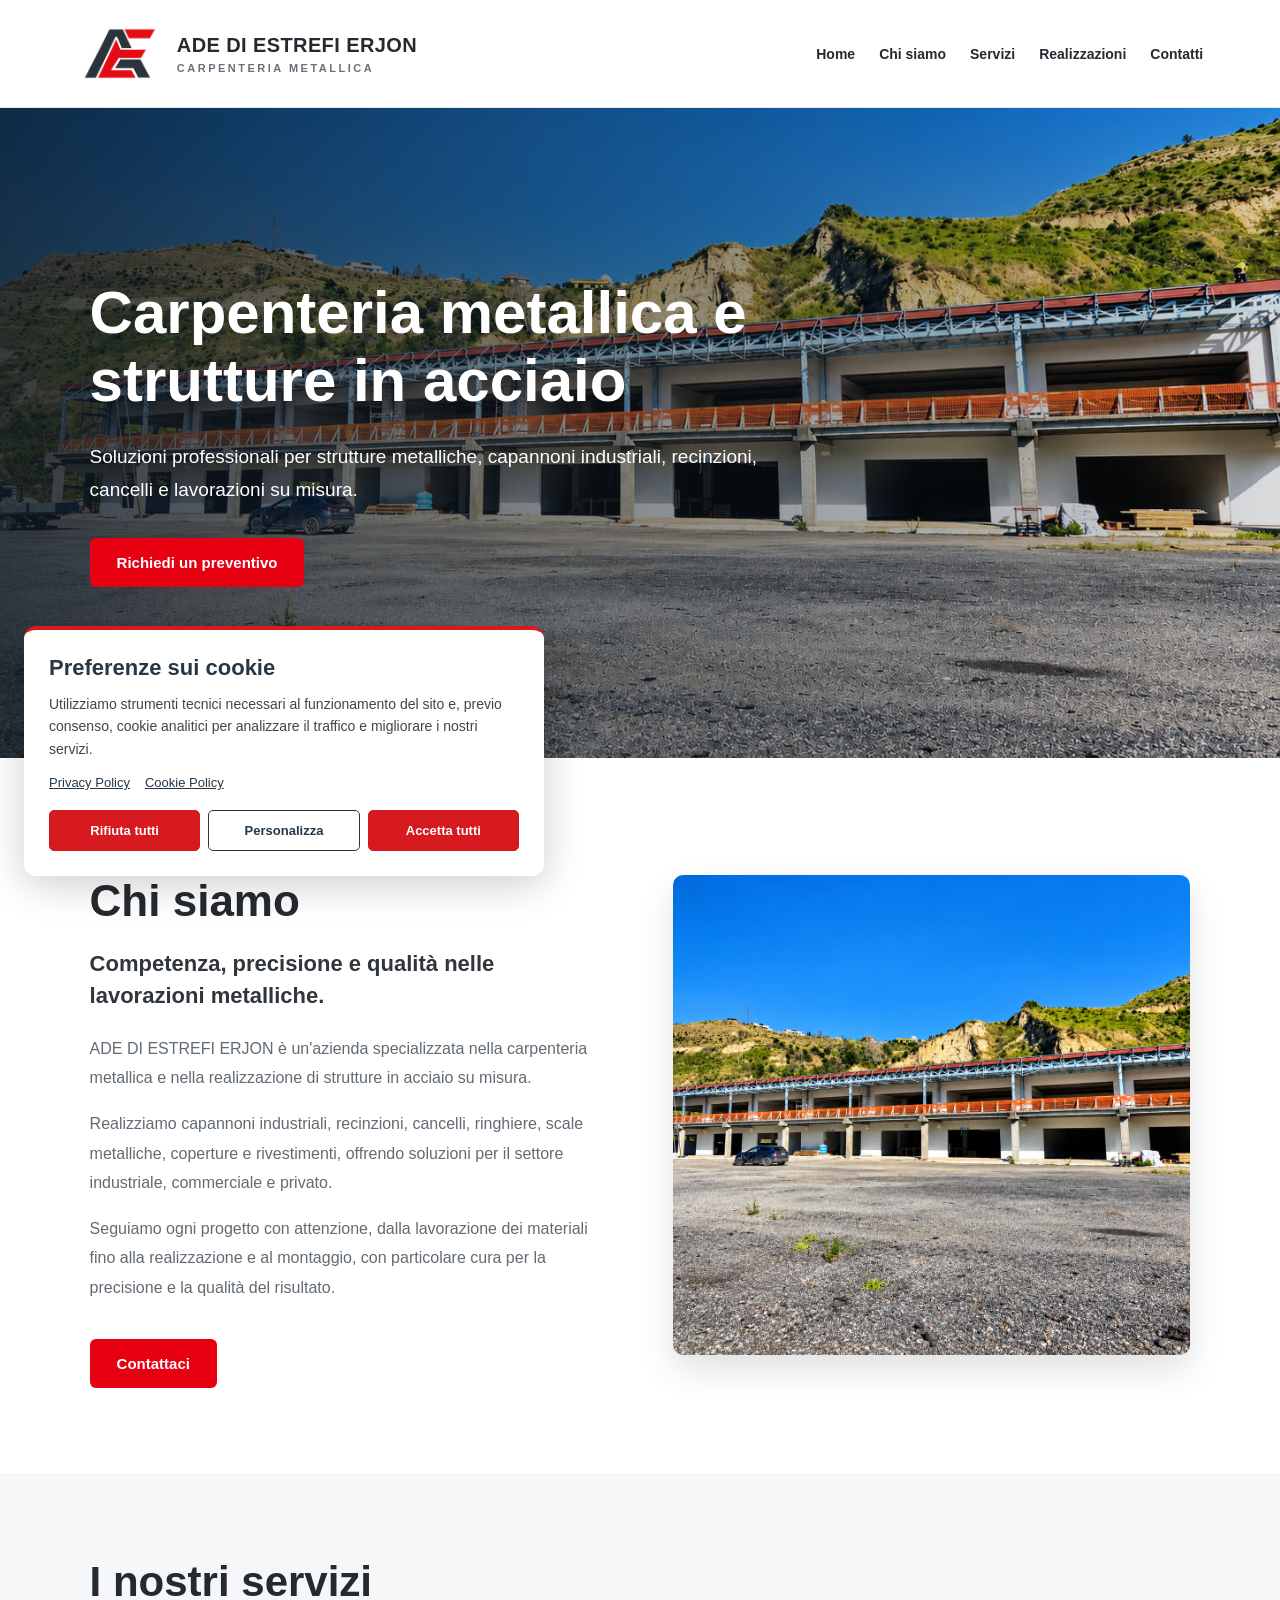
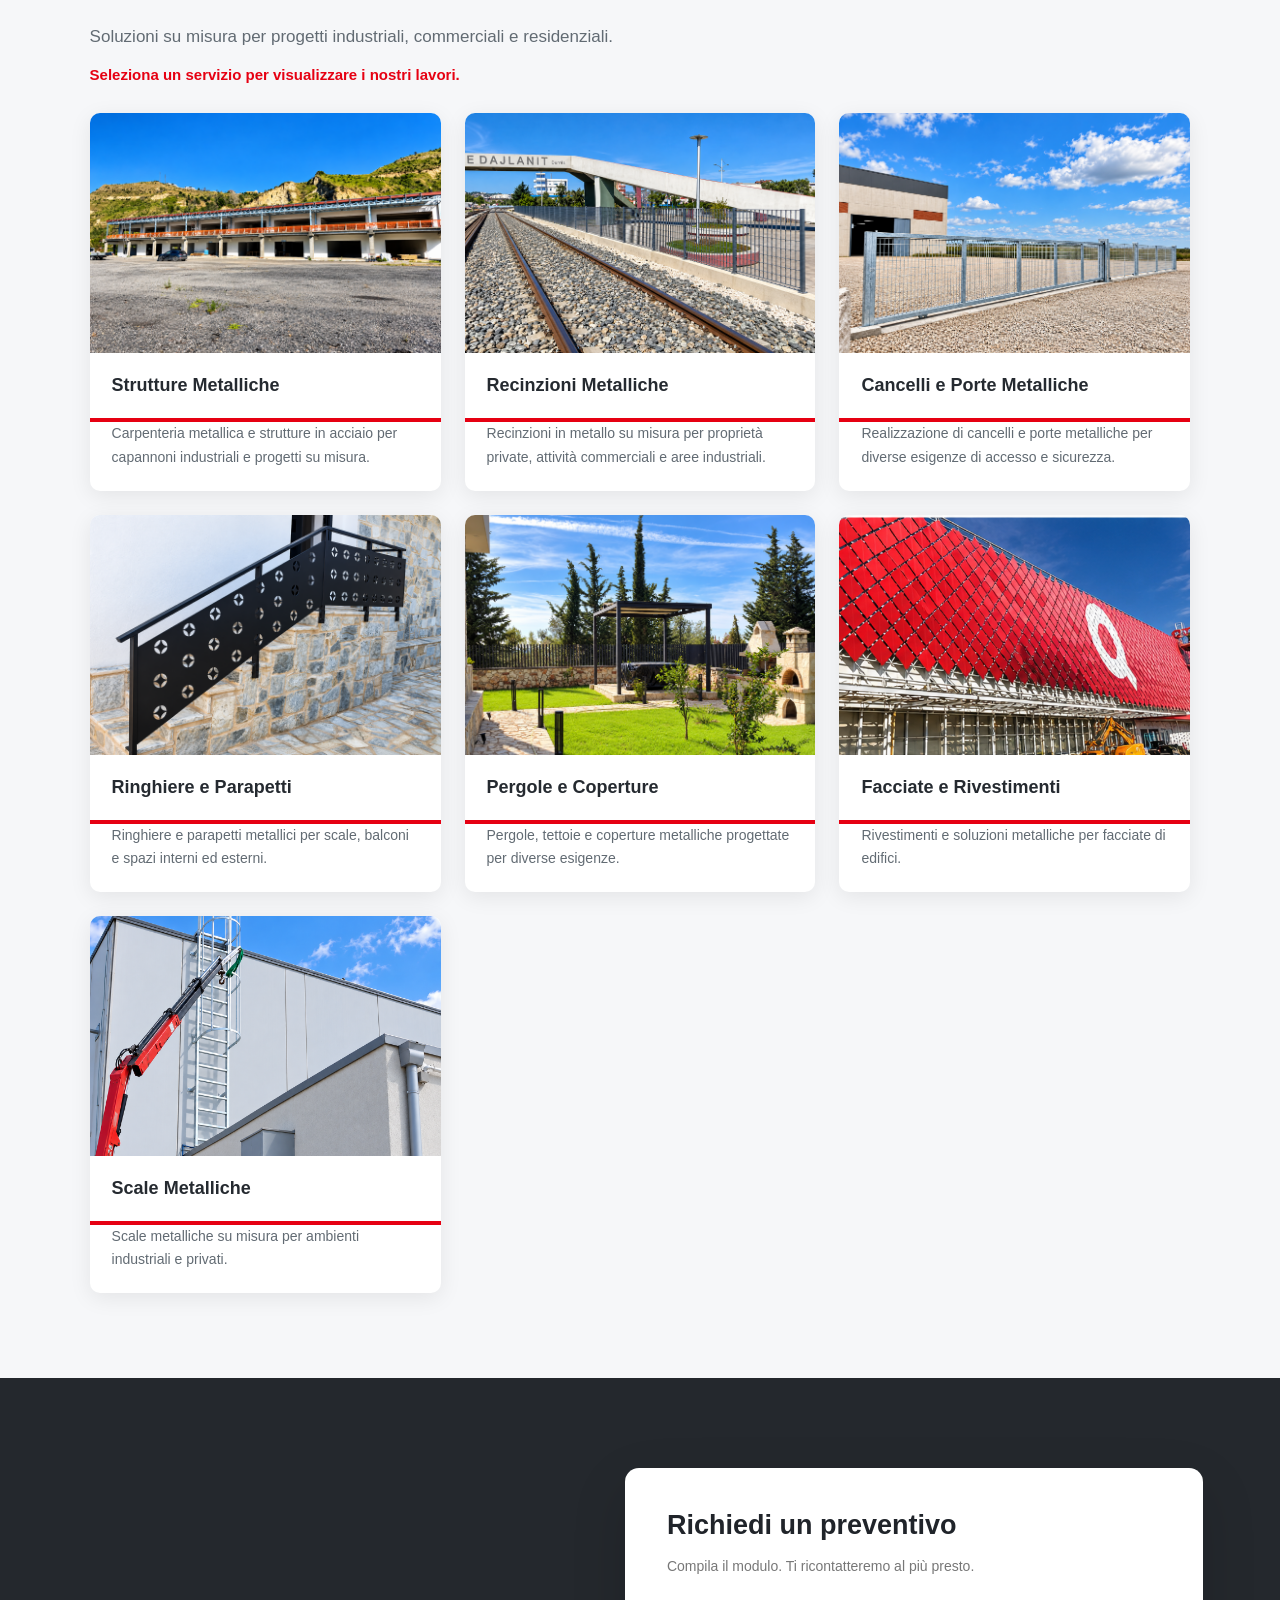
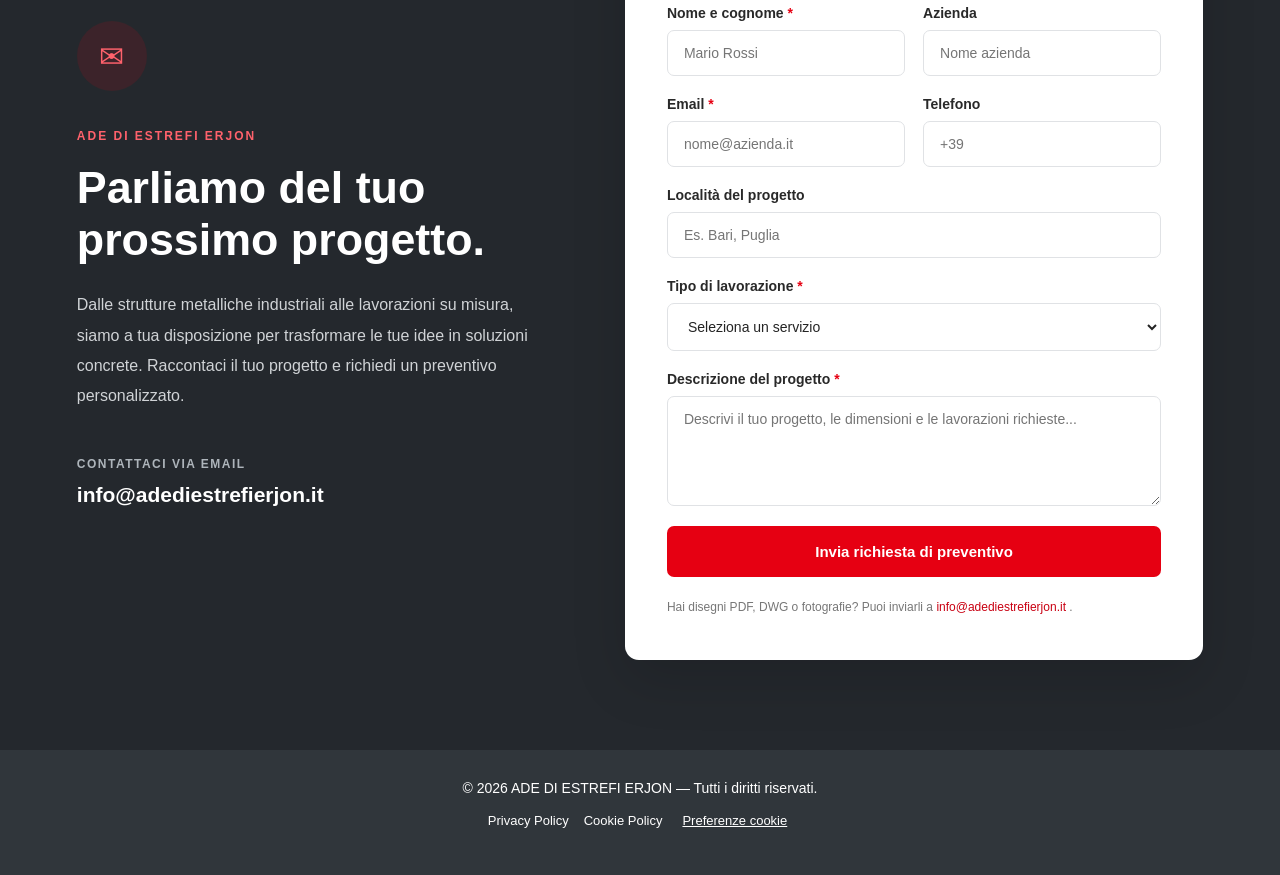
<file: index.html>
<!DOCTYPE html>
<html lang="it">
<head>

<meta charset="UTF-8">
<meta name="viewport" content="width=device-width, initial-scale=1">

<meta name="google-site-verification" content="5oPsrCdqoUL44eGdufOJWyGPtQs1nYfNjhVedijfu_U">

<title>ADE DI ESTREFI ERJON | Carpenteria Metallica Bari</title>

<link rel="icon" type="image/png" href="/favicon.png">
<link rel="apple-touch-icon" href="/logo.png">

<meta name="description" content="ADE DI ESTREFI ERJON: carpenteria metallica a Bari, strutture in acciaio, capannoni industriali, cancelli, recinzioni, ringhiere e scale metalliche.">
<meta name="robots" content="index, follow">

<link rel="canonical" href="https://www.adediestrefierjon.it/">

<meta property="og:site_name" content="ADE DI ESTREFI ERJON">
<meta property="og:type" content="website">
<meta property="og:locale" content="it_IT">
<meta property="og:title" content="ADE DI ESTREFI ERJON | Carpenteria Metallica Bari">
<meta property="og:description" content="Strutture metalliche, capannoni industriali, recinzioni, cancelli, ringhiere, scale e lavorazioni in acciaio su misura.">
<meta property="og:url" content="https://www.adediestrefierjon.it/">
<meta property="og:image" content="https://www.adediestrefierjon.it/images/strutture/capannone-13.png">

<script type="application/ld+json">
{
  "@context": "https://schema.org",
  "@type": "Organization",
  "name": "ADE DI ESTREFI ERJON",
  "url": "https://www.adediestrefierjon.it/",
  "logo": "https://www.adediestrefierjon.it/logo.png",
  "email": "info@adediestrefierjon.it",
  "description": "Carpenteria metallica, strutture in acciaio e lavorazioni metalliche su misura a Bari."
}
</script>

<script type="application/ld+json">
{
  "@context": "https://schema.org",
  "@type": "WebSite",
  "name": "ADE DI ESTREFI ERJON",
  "url": "https://www.adediestrefierjon.it/"
}
</script>

<style>
*{box-sizing:border-box}
html{scroll-behavior:smooth}
body{margin:0;font-family:Arial,Helvetica,sans-serif;color:#252a30;background:#fff}
a{text-decoration:none}
button,input,select,textarea{font-family:inherit}

header{
  background:#fff;
  padding:16px 6%;
  display:flex;
  align-items:center;
  justify-content:space-between;
  gap:24px;
  flex-wrap:wrap;
  border-bottom:1px solid #e8eaed;
  position:relative;
  z-index:10;
}
.brand{display:flex;align-items:center;gap:15px;color:#252a30;min-width:0}
.brand img{width:85px;height:75px;object-fit:contain;flex-shrink:0}
.brand-text{display:flex;flex-direction:column;gap:5px}
.brand-name{font-size:20px;font-weight:800;letter-spacing:.4px}
.brand-subtitle{color:#68717a;font-size:11px;font-weight:600;letter-spacing:2.5px}
.main-nav{display:flex;align-items:center;flex-wrap:wrap;gap:24px}
.main-nav a{color:#252a30;font-size:14px;font-weight:600;transition:color .2s}
.main-nav a:hover{color:#e60012}

.hero{
  min-height:650px;
  padding:120px 7%;
  background:linear-gradient(90deg,rgba(15,25,35,.83),rgba(15,25,35,.15)),
  url("images/strutture/capannone-13.png") center/cover no-repeat;
  color:#fff;
  display:flex;
  flex-direction:column;
  align-items:flex-start;
  justify-content:center;
}
.hero h1{font-size:clamp(34px,5vw,60px);line-height:1.13;max-width:850px;margin:0 0 25px}
.hero p{font-size:19px;line-height:1.75;max-width:680px;margin:0 0 32px}
.btn{
  display:inline-flex;
  align-items:center;
  justify-content:center;
  background:#e60012;
  color:#fff;
  padding:16px 27px;
  border-radius:6px;
  font-size:15px;
  font-weight:700;
  transition:background .2s;
}
.btn:hover{background:#b90010}
section{padding:85px 7%}
.section-label{color:#e60012;font-size:12px;font-weight:800;letter-spacing:2px}

.about-section{background:#fff}
.about-content{
  max-width:1300px;
  margin:0 auto;
  display:grid;
  grid-template-columns:1fr 1fr;
  align-items:center;
  gap:65px;
}
.about-text h2{font-size:clamp(32px,4vw,44px);margin:15px 0}
.about-text h3{font-size:22px;line-height:1.45;color:#30363b;margin-bottom:22px}
.about-text p{color:#626b73;font-size:16px;line-height:1.85}
.about-btn{margin-top:20px}
.about-image img{
  width:100%;
  height:480px;
  object-fit:cover;
  border-radius:10px;
  box-shadow:0 15px 35px rgba(0,0,0,.12);
  display:block;
}

.services-section{background:#f6f7f9}
.services-inner{max-width:1300px;margin:0 auto}
.services-section h2{font-size:clamp(32px,4vw,42px);margin:0 0 15px}
.section-intro{color:#626b73;font-size:17px;line-height:1.7;margin-bottom:15px}
.services-hint{color:#e60012;font-size:15px;font-weight:600;margin-bottom:30px}
.service-grid{display:grid;grid-template-columns:repeat(3,minmax(0,1fr));gap:24px}
.service-card{
  background:#fff;
  border-radius:10px;
  overflow:hidden;
  box-shadow:0 5px 22px rgba(0,0,0,.08);
  cursor:pointer;
  transition:transform .25s,box-shadow .25s;
}
.service-card:hover{transform:translateY(-5px);box-shadow:0 12px 30px rgba(0,0,0,.14)}
.service-card img{display:block;width:100%;height:240px;object-fit:cover}
.service-card h3{font-size:18px;padding:22px;margin:0;border-bottom:4px solid #e60012}
.service-card:hover h3{color:#e60012}
.service-card p{padding:0 22px 22px;margin:0;color:#626b73;font-size:14px;line-height:1.65}

#service-viewer{
  position:fixed;
  inset:0;
  z-index:9999;
  overflow-y:auto;
  background:#f6f7f9;
  padding:75px 7% 50px;
}
#service-viewer h2{font-size:34px;color:#30363b;margin:0 0 30px}
.service-viewer-close{
  position:fixed;
  top:15px;
  right:25px;
  background:#e60012;
  color:#fff;
  border:none;
  border-radius:6px;
  font-size:32px;
  width:50px;
  height:50px;
  cursor:pointer;
  z-index:10000;
}
.service-viewer-grid{display:grid;grid-template-columns:repeat(3,minmax(0,1fr));gap:20px}
.service-viewer-grid img{
  width:100%;
  height:280px;
  object-fit:cover;
  border-radius:10px;
  box-shadow:0 5px 18px rgba(0,0,0,.1);
  cursor:zoom-in;
  transition:transform .2s;
}
.service-viewer-grid img:hover{transform:scale(1.02)}

#photo-lightbox{
  position:fixed;
  inset:0;
  z-index:20000;
  background:rgba(0,0,0,.96);
  display:flex;
  justify-content:center;
  align-items:center;
  overflow:auto;
  padding:65px;
}
.lightbox-image{
  max-width:100%;
  max-height:85vh;
  object-fit:contain;
  cursor:zoom-in;
  user-select:none;
}
.lightbox-image.zoomed{
  max-width:none;
  max-height:none;
  width:auto;
  height:auto;
  cursor:zoom-out;
}
.lightbox-close,.lightbox-prev,.lightbox-next{
  position:fixed;
  z-index:20001;
  border:none;
  color:#fff;
  background:rgba(45,45,45,.75);
  cursor:pointer;
  border-radius:8px;
}
.lightbox-close{top:18px;right:22px;width:48px;height:48px;font-size:32px}
.lightbox-prev,.lightbox-next{
  top:50%;
  transform:translateY(-50%);
  width:46px;
  height:64px;
  font-size:44px;
}
.lightbox-prev{left:10px}
.lightbox-next{right:10px}
.lightbox-counter{
  position:fixed;
  bottom:18px;
  left:50%;
  transform:translateX(-50%);
  color:#fff;
  font-size:14px;
  background:rgba(0,0,0,.65);
  padding:8px 15px;
  border-radius:20px;
}

.contact{background:#24282d;color:#fff;padding:90px 6%}
.contact-layout{
  max-width:1300px;
  margin:0 auto;
  display:grid;
  grid-template-columns:.9fr 1.1fr;
  gap:75px;
  align-items:center;
}
.contact-info{max-width:500px}
.contact-symbol{
  width:70px;
  height:70px;
  border-radius:50%;
  background:rgba(230,0,18,.12);
  color:#ff626c;
  display:flex;
  align-items:center;
  justify-content:center;
  font-size:30px;
  margin-bottom:35px;
}
.contact-eyebrow{color:#ff626c;font-size:12px;font-weight:700;letter-spacing:2px}
.contact-info h2{font-size:clamp(30px,3.5vw,48px);line-height:1.15;margin:18px 0 25px}
.contact-info>p{color:#d0d3d6;font-size:16px;line-height:1.9}
.contact-details{margin-top:45px;display:flex;flex-direction:column;gap:12px}
.contact-details span{font-size:12px;letter-spacing:1.5px;color:#aeb5bb;font-weight:700}
.contact-details a{color:#fff;font-size:clamp(16px,2vw,21px);font-weight:600;overflow-wrap:anywhere}
.contact-details a:hover{color:#ff626c}
.contact-form-card{
  background:#fff;
  color:#252525;
  padding:42px;
  border-radius:14px;
  box-shadow:0 20px 55px rgba(0,0,0,.14);
}
.contact-form-card h3{color:#20242a;font-size:27px;margin:0 0 10px}
.contact-form-card>p{color:#777;font-size:14px;line-height:1.6;margin-bottom:28px}
.contact-form-card form{display:flex;flex-direction:column;gap:20px}
.form-row{display:grid;grid-template-columns:1fr 1fr;gap:18px}
.form-field{display:flex;flex-direction:column;gap:9px;min-width:0}
.form-field label{font-size:14px;font-weight:700;color:#292929}
.form-field label span{color:#e60012}
.contact-form-card input,.contact-form-card select,.contact-form-card textarea{
  width:100%;
  border:1px solid #e0e2e5;
  border-radius:7px;
  background:#fff;
  color:#242424;
  padding:14px 16px;
  font-size:14px;
  outline:none;
}
.contact-form-card input:focus,.contact-form-card select:focus,.contact-form-card textarea:focus{
  border-color:#e60012;
  box-shadow:0 0 0 3px rgba(230,0,18,.08);
}
.contact-form-card textarea{resize:vertical}
.contact-submit{
  width:100%;
  background:#e60012;
  color:#fff;
  border:none;
  border-radius:7px;
  padding:17px 20px;
  font-size:15px;
  font-weight:700;
  cursor:pointer;
}
.contact-submit:hover{background:#bb0010}
.contact-attachment-note{color:#777;font-size:12px;line-height:1.7;margin:0}
.contact-attachment-note a{color:#c90012;overflow-wrap:anywhere}
footer{background:#30363b;color:#fff;padding:30px 7%;text-align:center;font-size:14px}

@media(max-width:1000px){
  .contact-layout{gap:40px}
  .main-nav{gap:15px}
}
@media(max-width:900px){
  .about-content,.contact-layout{grid-template-columns:1fr}
  .contact-info{max-width:100%}
  .service-grid,.service-viewer-grid{grid-template-columns:repeat(2,minmax(0,1fr))}
}
@media(max-width:600px){
  header{padding:15px 5%}
  .brand img{width:60px;height:60px}
  .brand-name{font-size:15px}
  .brand-subtitle{font-size:9px;letter-spacing:1.5px}
  .main-nav{gap:14px}
  .main-nav a{font-size:12px}
  .hero{min-height:550px;padding:90px 6%}
  .hero p{font-size:16px}
  section{padding:65px 6%}
  .about-image img{height:300px}
  .service-grid,.service-viewer-grid,.form-row{grid-template-columns:1fr}
  .contact{padding:65px 5%}
  .contact-form-card{padding:25px 20px}
  #service-viewer{padding:80px 5% 40px}
  #photo-lightbox{padding:60px 48px}
  .lightbox-prev,.lightbox-next{width:36px;height:52px;font-size:34px}
}
</style>
<link rel="stylesheet" href="/cookie-consent.css">
<script defer src="/cookie-consent.js"></script>
</head>

<body>

<!-- HEADER -->
<header>
  <a href="/" class="brand">
    <img src="logo.png" alt="Logo ADE DI ESTREFI ERJON - carpenteria metallica">
    <div class="brand-text">
      <span class="brand-name">ADE DI ESTREFI ERJON</span>
      <span class="brand-subtitle">CARPENTERIA METALLICA</span>
    </div>
  </a>

  <nav class="main-nav" aria-label="Navigazione principale">
    <a href="/" aria-current="page">Home</a>
    <a href="chi-siamo.html">Chi siamo</a>
    <a href="servizi.html">Servizi</a>
    <a href="realizzazioni.html">Realizzazioni</a>
    <a href="contatti.html">Contatti</a>
  </nav>
</header>

<main>

<!-- HOME -->
<div class="hero" id="home">
  <h1>Carpenteria metallica e strutture in acciaio</h1>
  <p>
    Soluzioni professionali per strutture metalliche,
    capannoni industriali, recinzioni, cancelli
    e lavorazioni su misura.
  </p>
  <a class="btn" href="#contatti">Richiedi un preventivo</a>
</div>

<!-- CHI SIAMO -->
<section id="azienda" class="about-section">
  <div class="about-content">

    <div class="about-text">
      <span class="section-label">LA NOSTRA AZIENDA</span>
      <h2>Chi siamo</h2>
      <h3>
        Competenza, precisione e qualità
        nelle lavorazioni metalliche.
      </h3>
      <p>
        ADE DI ESTREFI ERJON è un'azienda specializzata
        nella carpenteria metallica e nella realizzazione
        di strutture in acciaio su misura.
      </p>
      <p>
        Realizziamo capannoni industriali, recinzioni,
        cancelli, ringhiere, scale metalliche,
        coperture e rivestimenti, offrendo soluzioni
        per il settore industriale, commerciale e privato.
      </p>
      <p>
        Seguiamo ogni progetto con attenzione,
        dalla lavorazione dei materiali fino alla
        realizzazione e al montaggio, con particolare
        cura per la precisione e la qualità del risultato.
      </p>
      <a href="#contatti" class="btn about-btn">Contattaci</a>
    </div>

    <div class="about-image">
      <img
        src="images/strutture/capannone-13.png"
        alt="Struttura metallica industriale realizzata da ADE DI ESTREFI ERJON"
        loading="lazy"
        decoding="async"
      >
    </div>

  </div>
</section>

<!-- SERVIZI -->
<section id="servizi" class="services-section">
  <div class="services-inner">

    <h2>I nostri servizi</h2>
    <p class="section-intro">
      Soluzioni su misura per progetti industriali,
      commerciali e residenziali.
    </p>
    <p class="services-hint">
      Seleziona un servizio per visualizzare i nostri lavori.
    </p>

    <div class="service-grid">

      <article class="service-card" onclick="openService('strutture')">
        <img src="images/strutture/capannone-13.png"
             alt="Strutture metalliche e capannoni industriali in acciaio"
             loading="lazy" decoding="async">
        <h3>Strutture Metalliche</h3>
        <p>Carpenteria metallica e strutture in acciaio per capannoni industriali e progetti su misura.</p>
      </article>

      <article class="service-card" onclick="openService('recinzioni')">
        <img src="images/recinzioni/recinzioni-01.png"
             alt="Recinzioni metalliche in acciaio per aree industriali e private"
             loading="lazy" decoding="async">
        <h3>Recinzioni Metalliche</h3>
        <p>Recinzioni in metallo su misura per proprietà private, attività commerciali e aree industriali.</p>
      </article>

      <article class="service-card" onclick="openService('cancelli')">
        <img src="images/cancelli/porte%20metalliche%20-01.png"
             alt="Cancelli e porte metalliche realizzati su misura"
             loading="lazy" decoding="async">
        <h3>Cancelli e Porte Metalliche</h3>
        <p>Realizzazione di cancelli e porte metalliche per diverse esigenze di accesso e sicurezza.</p>
      </article>

      <article class="service-card" onclick="openService('ringhiere')">
        <img src="images/ringhiere/ringhiere.png"
             alt="Ringhiere e parapetti metallici per scale e balconi"
             loading="lazy" decoding="async">
        <h3>Ringhiere e Parapetti</h3>
        <p>Ringhiere e parapetti metallici per scale, balconi e spazi interni ed esterni.</p>
      </article>

      <article class="service-card" onclick="openService('pergole')">
        <img src="images/pergole/pergola.png"
             alt="Pergole e coperture con struttura metallica"
             loading="lazy" decoding="async">
        <h3>Pergole e Coperture</h3>
        <p>Pergole, tettoie e coperture metalliche progettate per diverse esigenze.</p>
      </article>

      <article class="service-card" onclick="openService('facciate')">
        <img src="images/facciate/facciate-0.1.png"
             alt="Facciate e rivestimenti metallici per edifici"
             loading="lazy" decoding="async">
        <h3>Facciate e Rivestimenti</h3>
        <p>Rivestimenti e soluzioni metalliche per facciate di edifici.</p>
      </article>

      <article class="service-card" onclick="openService('scale')">
        <img src="images/scale/scale%20metalliche%200.1.png"
             alt="Scale metalliche in acciaio realizzate su misura"
             loading="lazy" decoding="async">
        <h3>Scale Metalliche</h3>
        <p>Scale metalliche su misura per ambienti industriali e privati.</p>
      </article>

    </div>
  </div>
</section>

<!-- CONTATTI -->
<section class="contact" id="contatti">
  <div class="contact-layout">

    <div class="contact-info">
      <div class="contact-symbol">✉</div>
      <span class="contact-eyebrow">ADE DI ESTREFI ERJON</span>
      <h2>Parliamo del tuo prossimo progetto.</h2>
      <p>
        Dalle strutture metalliche industriali alle
        lavorazioni su misura, siamo a tua disposizione
        per trasformare le tue idee in soluzioni concrete.
        Raccontaci il tuo progetto e richiedi un
        preventivo personalizzato.
      </p>

      <div class="contact-details">
        <span>CONTATTACI VIA EMAIL</span>
        <a href="mailto:info@adediestrefierjon.it">
          info@adediestrefierjon.it
        </a>
      </div>
    </div>

    <div class="contact-form-card">
      <h3>Richiedi un preventivo</h3>
      <p>Compila il modulo. Ti ricontatteremo al più presto.</p>

      <form action="https://formspree.io/f/xoeenwer" method="POST">

        <div class="form-row">
          <div class="form-field">
            <label for="nome">Nome e cognome <span>*</span></label>
            <input type="text" id="nome" name="nome"
                   placeholder="Mario Rossi" required>
          </div>
          <div class="form-field">
            <label for="azienda">Azienda</label>
            <input type="text" id="azienda" name="azienda"
                   placeholder="Nome azienda">
          </div>
        </div>

        <div class="form-row">
          <div class="form-field">
            <label for="email">Email <span>*</span></label>
            <input type="email" id="email" name="email"
                   placeholder="nome@azienda.it" required>
          </div>
          <div class="form-field">
            <label for="telefono">Telefono</label>
            <input type="tel" id="telefono" name="telefono"
                   placeholder="+39">
          </div>
        </div>

        <div class="form-field">
          <label for="localita">Località del progetto</label>
          <input type="text" id="localita" name="localita"
                 placeholder="Es. Bari, Puglia">
        </div>

        <div class="form-field">
          <label for="servizio">Tipo di lavorazione <span>*</span></label>
          <select id="servizio" name="servizio" required>
            <option value="">Seleziona un servizio</option>
            <option>Strutture metalliche</option>
            <option>Recinzioni metalliche</option>
            <option>Cancelli metallici</option>
            <option>Ringhiere e parapetti</option>
            <option>Pergole e tettoie</option>
            <option>Facciate metalliche</option>
            <option>Scale metalliche</option>
            <option>Altro</option>
          </select>
        </div>

        <div class="form-field">
          <label for="messaggio">
            Descrizione del progetto <span>*</span>
          </label>
          <textarea
            id="messaggio"
            name="messaggio"
            rows="5"
            placeholder="Descrivi il tuo progetto, le dimensioni e le lavorazioni richieste..."
            required
          ></textarea>
        </div>

        <input type="hidden" name="_subject"
               value="Nuova richiesta preventivo - ADE DI ESTREFI ERJON">

        <button type="submit" class="contact-submit">
          Invia richiesta di preventivo
        </button>

        <p class="contact-attachment-note">
          Hai disegni PDF, DWG o fotografie?
          Puoi inviarli a
          <a href="mailto:info@adediestrefierjon.it">
            info@adediestrefierjon.it
          </a>.
        </p>

      </form>
    </div>
  </div>
</section>

</main>

<footer>
  © 2026 ADE DI ESTREFI ERJON — Tutti i diritti riservati.
</footer>

<!-- GALLERIE FOTOGRAFICHE -->
<script>
const servicePhotos = {
  strutture: Array.from({length: 14}, (_, i) => i + 1)
    .filter(i => i !== 5)
    .map(i => `images/strutture/capannone-${String(i).padStart(2,"0")}.png`)
    .concat(["images/strutture/carburante%20.png"]),

  recinzioni: Array.from({length: 14}, (_, i) =>
    `images/recinzioni/recinzioni-${String(i + 1).padStart(2,"0")}.png`
  ),

  cancelli: [
    "images/cancelli/porrte%20metalliche%200.6.png",
    ...Array.from({length: 5}, (_, i) =>
      `images/cancelli/porte%20metalliche%20-0${i + 1}.png`
    )
  ],

  ringhiere: [
    "images/ringhiere/Sunlit%20Mediterranean%20Apartment%20Facade.png",
    "images/ringhiere/ringhiere%20.png",
    ...Array.from({length: 4}, (_, i) =>
      `images/ringhiere/ringhiere%20e%20parapeti-0${i + 1}.png`
    ),
    "images/ringhiere/ringhiere%20e%20parapeti.png",
    "images/ringhiere/ringhiere.png"
  ],

  pergole: [
    "images/pergole/Sunlit%20Garden%20Pergola%20and%20Mountain%20Vista.png",
    "images/pergole/pergola.png"
  ],

  facciate: [
    "images/facciate/facciate-0.1.png"
  ],

  scale: [
    "images/scale/Scale%20metalliche%200.4.png",
    "images/scale/scale%20metaliche%200.2.png",
    "images/scale/scale%20metalliche%200.1.png",
    "images/scale/scale%20metalliche%200.3.png"
  ]
};

/* APERTURA GALLERIA */
function openService(category) {
  const photos = servicePhotos[category];
  if (!photos) return;

  let viewer = document.getElementById("service-viewer");

  if (!viewer) {
    viewer = document.createElement("div");
    viewer.id = "service-viewer";
    document.body.appendChild(viewer);
  }

  const card = document.querySelector(
    `.service-card[onclick="openService('${category}')"] h3`
  );
  const title = card ? card.textContent : "I nostri lavori";

  viewer.innerHTML = "";

  const close = document.createElement("button");
  close.className = "service-viewer-close";
  close.textContent = "×";
  close.setAttribute("aria-label", "Chiudi");
  close.onclick = () => viewer.remove();

  const heading = document.createElement("h2");
  heading.textContent = title;

  const gallery = document.createElement("div");
  gallery.className = "service-viewer-grid";

  photos.forEach((src, index) => {
    const img = document.createElement("img");
    img.src = src;
    img.alt = title + " - fotografia del lavoro " + (index + 1) + " - ADE DI ESTREFI ERJON";
    img.loading = "lazy";
    img.tabIndex = 0;
    img.setAttribute("role", "button");
    img.setAttribute("aria-label", "Ingrandisci foto " + (index + 1));

    img.addEventListener("click", () => {
      openPhotoLightbox(photos, index, title);
    });

    img.addEventListener("keydown", e => {
      if (e.key === "Enter" || e.key === " ") {
        e.preventDefault();
        openPhotoLightbox(photos, index, title);
      }
    });

    gallery.appendChild(img);
  });

  viewer.append(close, heading, gallery);

  document.addEventListener("keydown", function esc(e) {
    if (e.key === "Escape") {
      viewer.remove();
      document.removeEventListener("keydown", esc);
    }
  });
}

/* FOTO GRANDE, ZOOM E FRECCE */
function openPhotoLightbox(photos, initialIndex, title) {
  document.getElementById("photo-lightbox")?.remove();

  const overlay = document.createElement("div");
  overlay.id = "photo-lightbox";
  overlay.setAttribute("role", "dialog");
  overlay.setAttribute("aria-modal", "true");
  overlay.setAttribute("aria-label", "Foto ingrandita: " + title);

  const image = document.createElement("img");
  image.className = "lightbox-image";
  image.alt = title;

  const counter = document.createElement("div");
  counter.className = "lightbox-counter";

  let index = initialIndex;
  const previousOverflow = document.body.style.overflow;
  document.body.style.overflow = "hidden";

  function showPhoto(nextIndex) {
    index = (nextIndex + photos.length) % photos.length;
    image.classList.remove("zoomed");
    image.src = photos[index];
    counter.textContent = (index + 1) + " / " + photos.length;
  }

  function closeLightbox() {
    document.removeEventListener("keydown", onKeydown, true);
    document.body.style.overflow = previousOverflow;
    overlay.remove();
  }

  function makeButton(label, className, symbol, action) {
    const button = document.createElement("button");
    button.type = "button";
    button.className = className;
    button.setAttribute("aria-label", label);
    button.textContent = symbol;
    button.addEventListener("click", action);
    return button;
  }

  const close = makeButton(
    "Chiudi", "lightbox-close", "×", closeLightbox
  );

  const prev = makeButton(
    "Foto precedente", "lightbox-prev", "‹",
    () => showPhoto(index - 1)
  );

  const next = makeButton(
    "Foto successiva", "lightbox-next", "›",
    () => showPhoto(index + 1)
  );

  image.addEventListener("click", () => {
    image.classList.toggle("zoomed");
  });

  overlay.addEventListener("click", e => {
    if (e.target === overlay) closeLightbox();
  });

  function onKeydown(e) {
    if (e.key === "Escape") {
      e.stopImmediatePropagation();
      closeLightbox();
    } else if (e.key === "ArrowLeft") {
      showPhoto(index - 1);
    } else if (e.key === "ArrowRight") {
      showPhoto(index + 1);
    }
  }

  document.addEventListener("keydown", onKeydown, true);

  overlay.append(image, close, prev, next, counter);
  document.body.appendChild(overlay);
  showPhoto(index);
  close.focus();
}
</script>

</body>
</html>
</file>
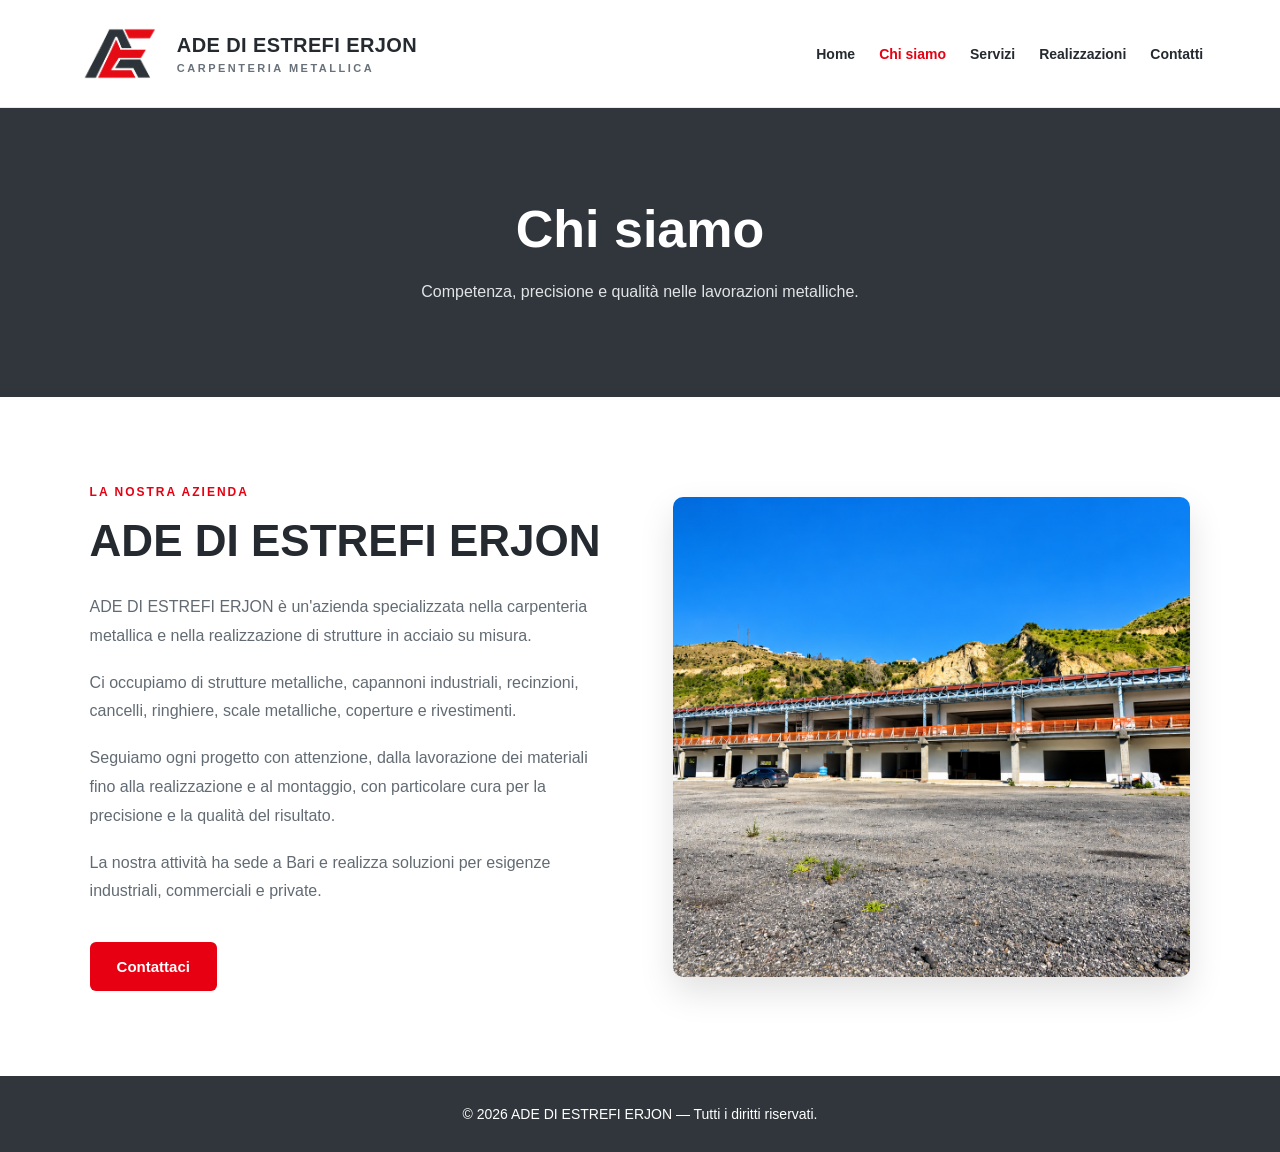
<file: chi-siamo.html>
<!DOCTYPE html>
<html lang="it">
<head>
  <meta charset="UTF-8">
  <meta name="viewport" content="width=device-width, initial-scale=1">

  <title>Chi Siamo | ADE DI ESTREFI ERJON</title>

  <meta name="description" content="Scopri ADE DI ESTREFI ERJON, azienda specializzata nella carpenteria metallica e nelle strutture in acciaio su misura a Bari.">

  <meta name="robots" content="index,follow">

  <link rel="canonical" href="https://www.adediestrefierjon.it/chi-siamo.html">
  <link rel="icon" type="image/png" href="/favicon.png">
  <link rel="apple-touch-icon" href="/logo.png">

  <meta property="og:site_name" content="ADE DI ESTREFI ERJON">
  <meta property="og:type" content="website">
  <meta property="og:locale" content="it_IT">
  <meta property="og:title" content="Chi Siamo | ADE DI ESTREFI ERJON">
  <meta property="og:description" content="Carpenteria metallica e strutture in acciaio su misura a Bari.">
  <meta property="og:url" content="https://www.adediestrefierjon.it/chi-siamo.html">
  <meta property="og:image" content="https://www.adediestrefierjon.it/images/strutture/capannone-13.png">

  <link rel="stylesheet" href="style.css">
</head>

<body>

  <header class="site-header">
    <a href="/" class="brand">
      <img src="logo.png" alt="Logo ADE DI ESTREFI ERJON">
      <span class="brand-text">
        <span class="brand-name">ADE DI ESTREFI ERJON</span>
        <span class="brand-subtitle">CARPENTERIA METALLICA</span>
      </span>
    </a>

    <nav class="main-nav" aria-label="Navigazione principale">
      <a href="/">Home</a>
      <a href="/chi-siamo.html" class="active" aria-current="page">Chi siamo</a>
      <a href="/servizi.html">Servizi</a>
      <a href="/realizzazioni.html">Realizzazioni</a>
      <a href="/contatti.html">Contatti</a>
    </nav>
  </header>

  <main>

    <section class="page-hero">
      <h1>Chi siamo</h1>
      <p>Competenza, precisione e qualità nelle lavorazioni metalliche.</p>
    </section>

    <section class="section">
      <div class="container about-layout">

        <div>
          <span class="section-label">LA NOSTRA AZIENDA</span>
          <h2>ADE DI ESTREFI ERJON</h2>

          <p>
            ADE DI ESTREFI ERJON è un'azienda specializzata
            nella carpenteria metallica e nella realizzazione
            di strutture in acciaio su misura.
          </p>

          <p>
            Ci occupiamo di strutture metalliche, capannoni
            industriali, recinzioni, cancelli, ringhiere,
            scale metalliche, coperture e rivestimenti.
          </p>

          <p>
            Seguiamo ogni progetto con attenzione, dalla
            lavorazione dei materiali fino alla realizzazione
            e al montaggio, con particolare cura per la
            precisione e la qualità del risultato.
          </p>

          <p>
            La nostra attività ha sede a Bari e realizza
            soluzioni per esigenze industriali,
            commerciali e private.
          </p>

          <a href="/contatti.html" class="btn">Contattaci</a>
        </div>

        <img class="about-photo"
             src="images/strutture/capannone-13.png"
             alt="Carpenteria metallica ADE DI ESTREFI ERJON">

      </div>
    </section>

  </main>

  <footer class="site-footer">
    © 2026 ADE DI ESTREFI ERJON — Tutti i diritti riservati.
  </footer>

</body>
</html>
</file>
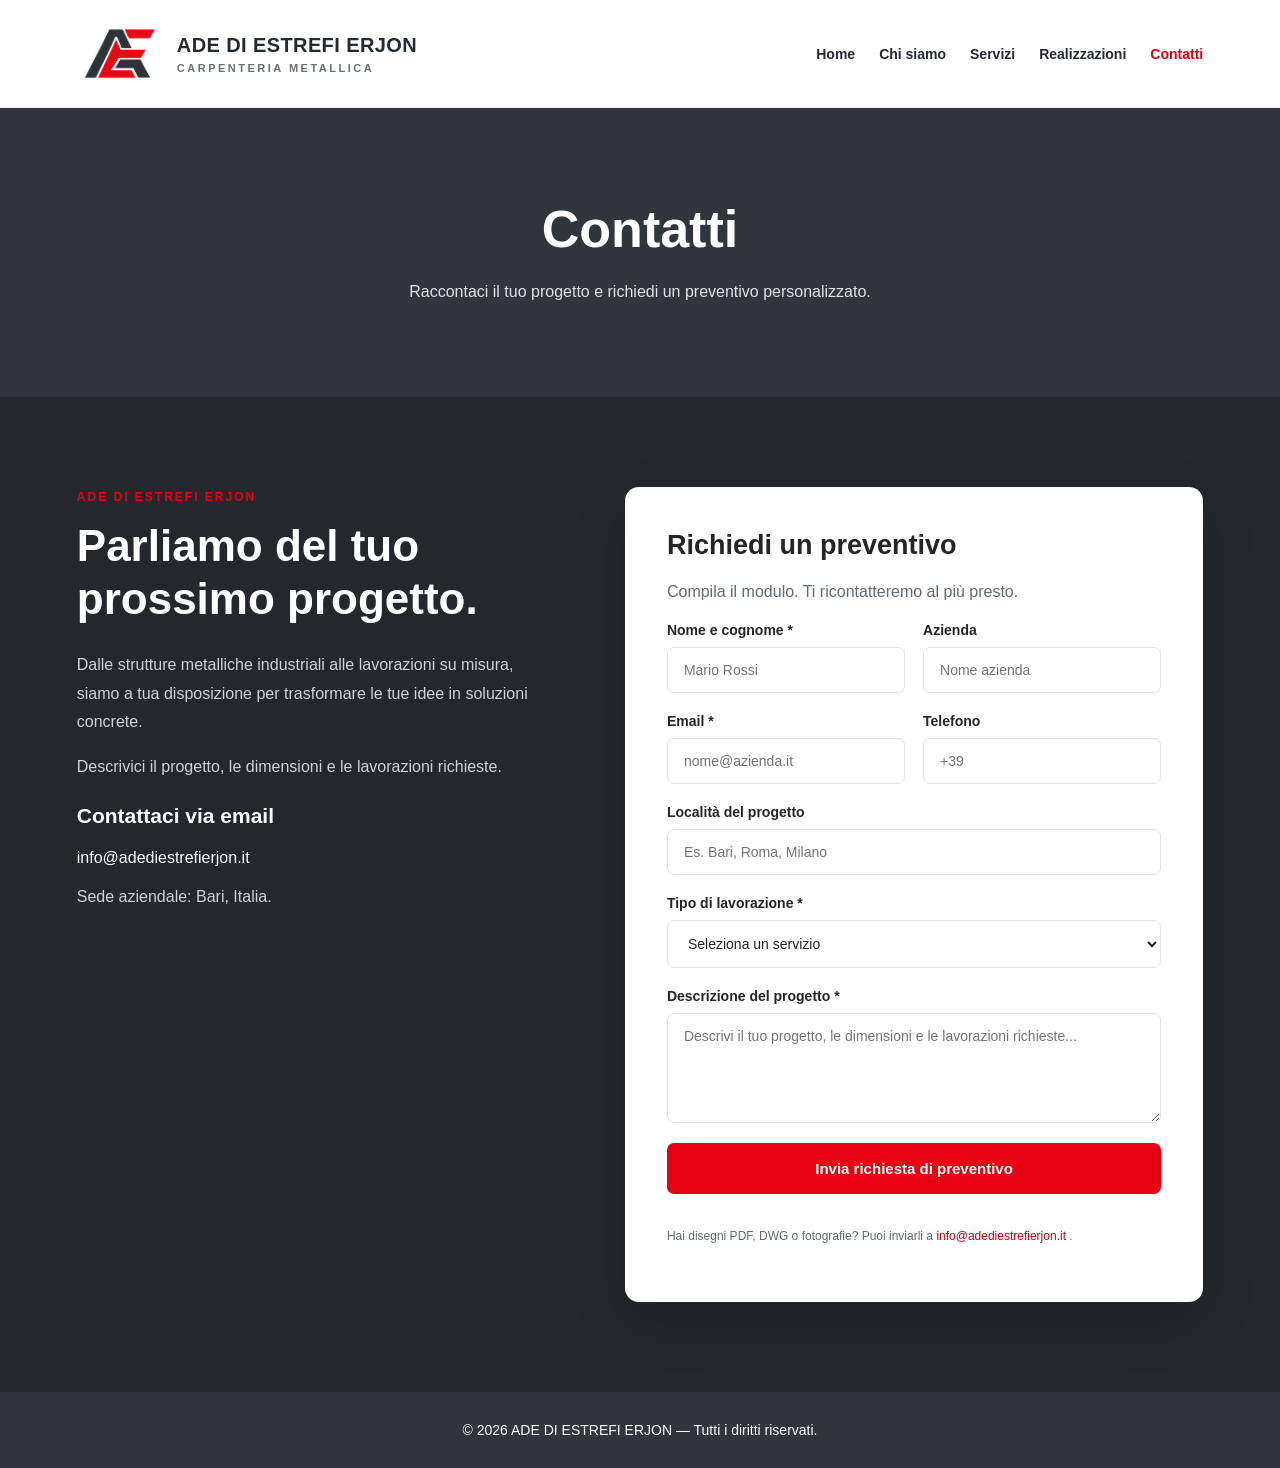
<file: contatti.html>
<!DOCTYPE html>
<html lang="it">
<head>
  <meta charset="UTF-8">
  <meta name="viewport" content="width=device-width, initial-scale=1">

  <title>Contatti e Preventivi | ADE DI ESTREFI ERJON</title>

  <meta name="description" content="Contatta ADE DI ESTREFI ERJON, azienda di carpenteria metallica a Bari, per informazioni e preventivi su strutture metalliche, capannoni industriali e lavorazioni in acciaio su misura.">

  <meta name="robots" content="index,follow">

  <link rel="canonical" href="https://www.adediestrefierjon.it/contatti.html">
  <link rel="icon" type="image/png" href="/favicon.png">
  <link rel="apple-touch-icon" href="/logo.png">

  <meta property="og:site_name" content="ADE DI ESTREFI ERJON">
  <meta property="og:type" content="website">
  <meta property="og:locale" content="it_IT">
  <meta property="og:title" content="Contatti e Preventivi | ADE DI ESTREFI ERJON">
  <meta property="og:description" content="Contattaci per informazioni e preventivi personalizzati di carpenteria metallica e strutture in acciaio.">
  <meta property="og:url" content="https://www.adediestrefierjon.it/contatti.html">
  <meta property="og:image" content="https://www.adediestrefierjon.it/images/strutture/capannone-13.png">

  <link rel="stylesheet" href="style.css">
</head>

<body>

  <header class="site-header">
    <a href="/" class="brand">
      <img src="logo.png" alt="Logo ADE DI ESTREFI ERJON">

      <span class="brand-text">
        <span class="brand-name">ADE DI ESTREFI ERJON</span>
        <span class="brand-subtitle">CARPENTERIA METALLICA</span>
      </span>
    </a>

    <nav class="main-nav" aria-label="Navigazione principale">
      <a href="/">Home</a>
      <a href="/chi-siamo.html">Chi siamo</a>
      <a href="/servizi.html">Servizi</a>
      <a href="/realizzazioni.html">Realizzazioni</a>
      <a href="/contatti.html" class="active" aria-current="page">Contatti</a>
    </nav>
  </header>

  <main>

    <section class="page-hero">

      <h1>Contatti</h1>

      <p>
        Raccontaci il tuo progetto e richiedi
        un preventivo personalizzato.
      </p>

    </section>

    <section class="contact-section">

      <div class="contact-layout">

        <div class="contact-info">

          <span class="section-label">ADE DI ESTREFI ERJON</span>

          <h2>Parliamo del tuo prossimo progetto.</h2>

          <p>
            Dalle strutture metalliche industriali alle
            lavorazioni su misura, siamo a tua disposizione
            per trasformare le tue idee in soluzioni concrete.
          </p>

          <p>
            Descrivici il progetto, le dimensioni e le
            lavorazioni richieste.
          </p>

          <h3>Contattaci via email</h3>

          <a href="mailto:info@adediestrefierjon.it">
            info@adediestrefierjon.it
          </a>

          <p>Sede aziendale: Bari, Italia.</p>

        </div>

        <div class="contact-form-card">

          <h2>Richiedi un preventivo</h2>

          <p>Compila il modulo. Ti ricontatteremo al più presto.</p>

          <form action="https://formspree.io/f/xoeenwer" method="POST">

            <div class="form-row">

              <div class="form-field">
                <label for="nome">Nome e cognome *</label>

                <input type="text" id="nome" name="nome"
                       placeholder="Mario Rossi" required>
              </div>

              <div class="form-field">
                <label for="azienda">Azienda</label>

                <input type="text" id="azienda" name="azienda"
                       placeholder="Nome azienda">
              </div>

            </div>

            <div class="form-row">

              <div class="form-field">
                <label for="email">Email *</label>

                <input type="email" id="email" name="email"
                       placeholder="nome@azienda.it" required>
              </div>

              <div class="form-field">
                <label for="telefono">Telefono</label>

                <input type="tel" id="telefono" name="telefono"
                       placeholder="+39">
              </div>

            </div>

            <div class="form-field">

              <label for="localita">Località del progetto</label>

              <input type="text" id="localita" name="localita"
                     placeholder="Es. Bari, Roma, Milano">

            </div>

            <div class="form-field">

              <label for="servizio">Tipo di lavorazione *</label>

              <select id="servizio" name="servizio" required>

                <option value="">Seleziona un servizio</option>
                <option>Strutture metalliche</option>
                <option>Recinzioni metalliche</option>
                <option>Cancelli metallici</option>
                <option>Ringhiere e parapetti</option>
                <option>Pergole e tettoie</option>
                <option>Facciate metalliche</option>
                <option>Scale metalliche</option>
                <option>Altro</option>

              </select>

            </div>

            <div class="form-field">

              <label for="messaggio">Descrizione del progetto *</label>

              <textarea id="messaggio" name="messaggio" rows="5"
                        placeholder="Descrivi il tuo progetto, le dimensioni e le lavorazioni richieste..."
                        required></textarea>

            </div>

            <input type="hidden" name="_subject"
                   value="Nuova richiesta preventivo - ADE DI ESTREFI ERJON">

            <button type="submit" class="contact-submit">
              Invia richiesta di preventivo
            </button>

            <p class="contact-attachment-note">

              Hai disegni PDF, DWG o fotografie?
              Puoi inviarli a

              <a href="mailto:info@adediestrefierjon.it">
                info@adediestrefierjon.it
              </a>.

            </p>

          </form>

        </div>

      </div>

    </section>

  </main>

  <footer class="site-footer">
    © 2026 ADE DI ESTREFI ERJON — Tutti i diritti riservati.
  </footer>

</body>
</html>
</file>
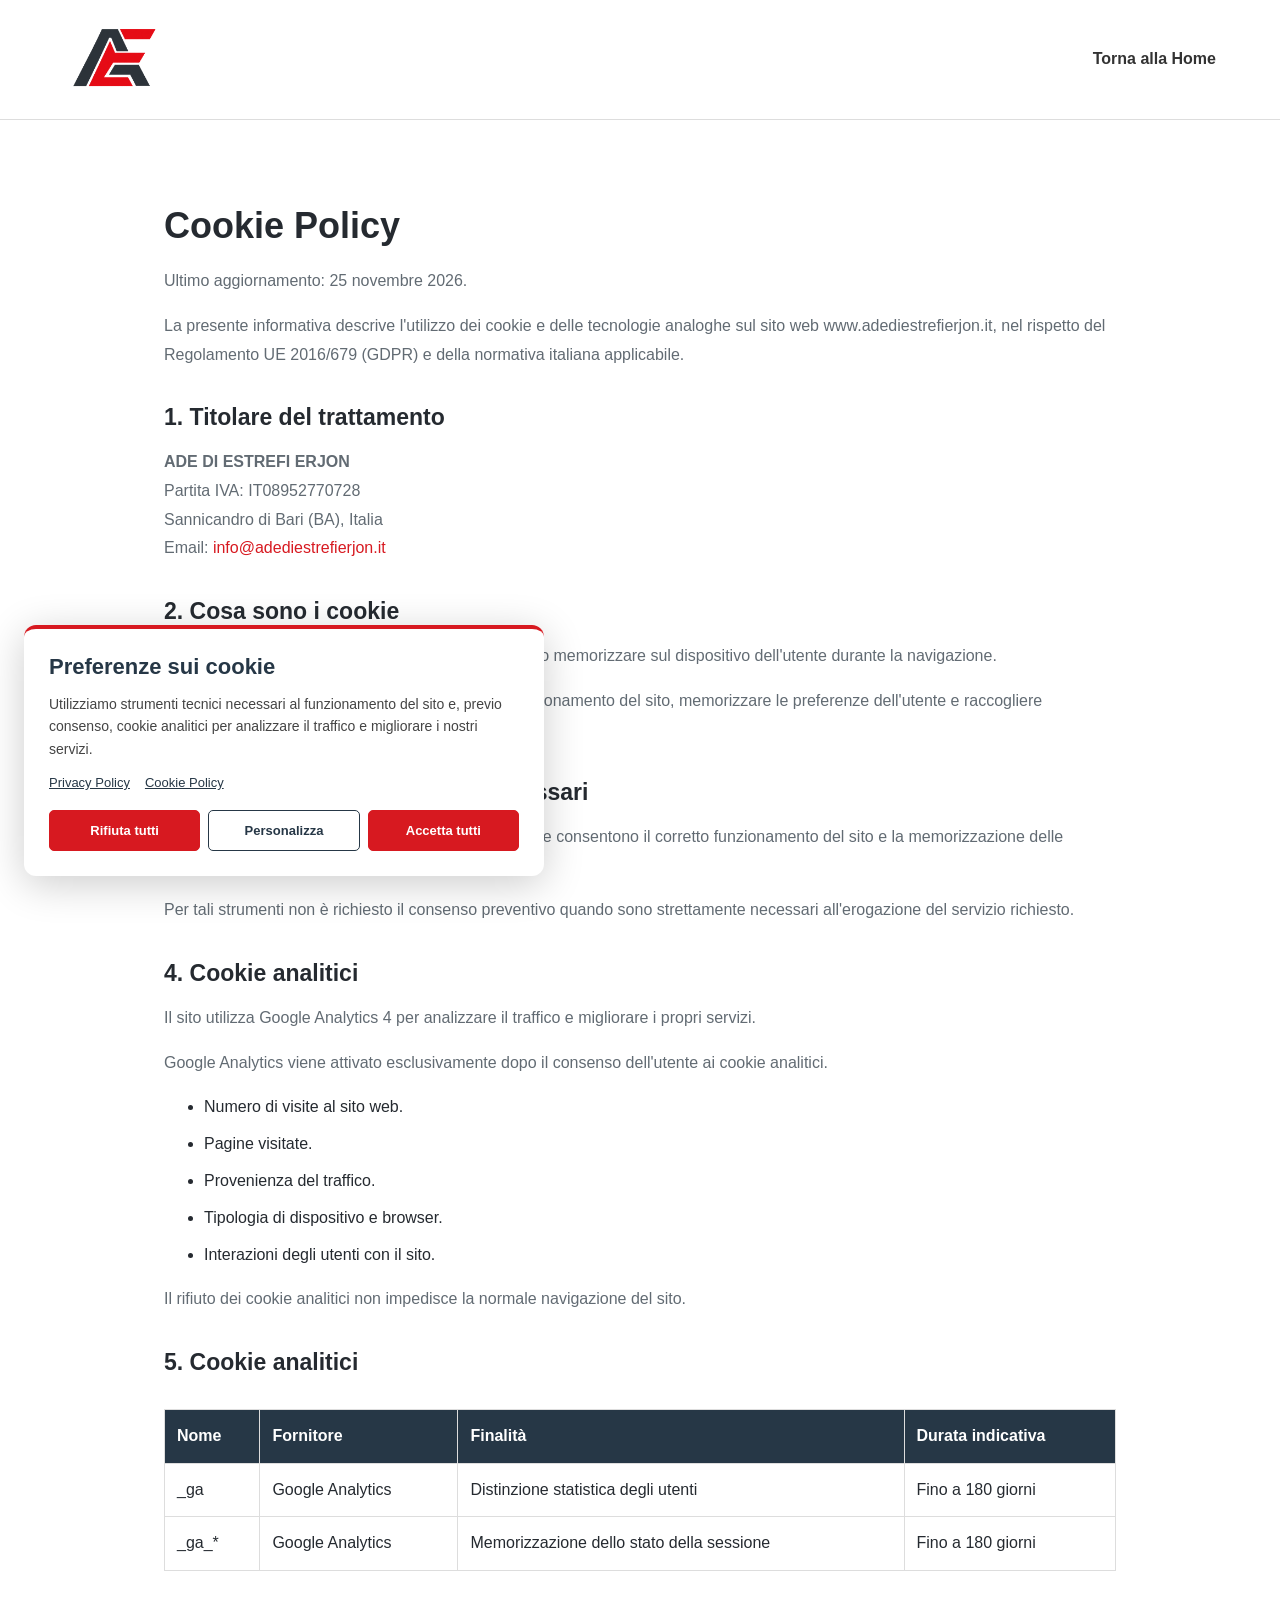
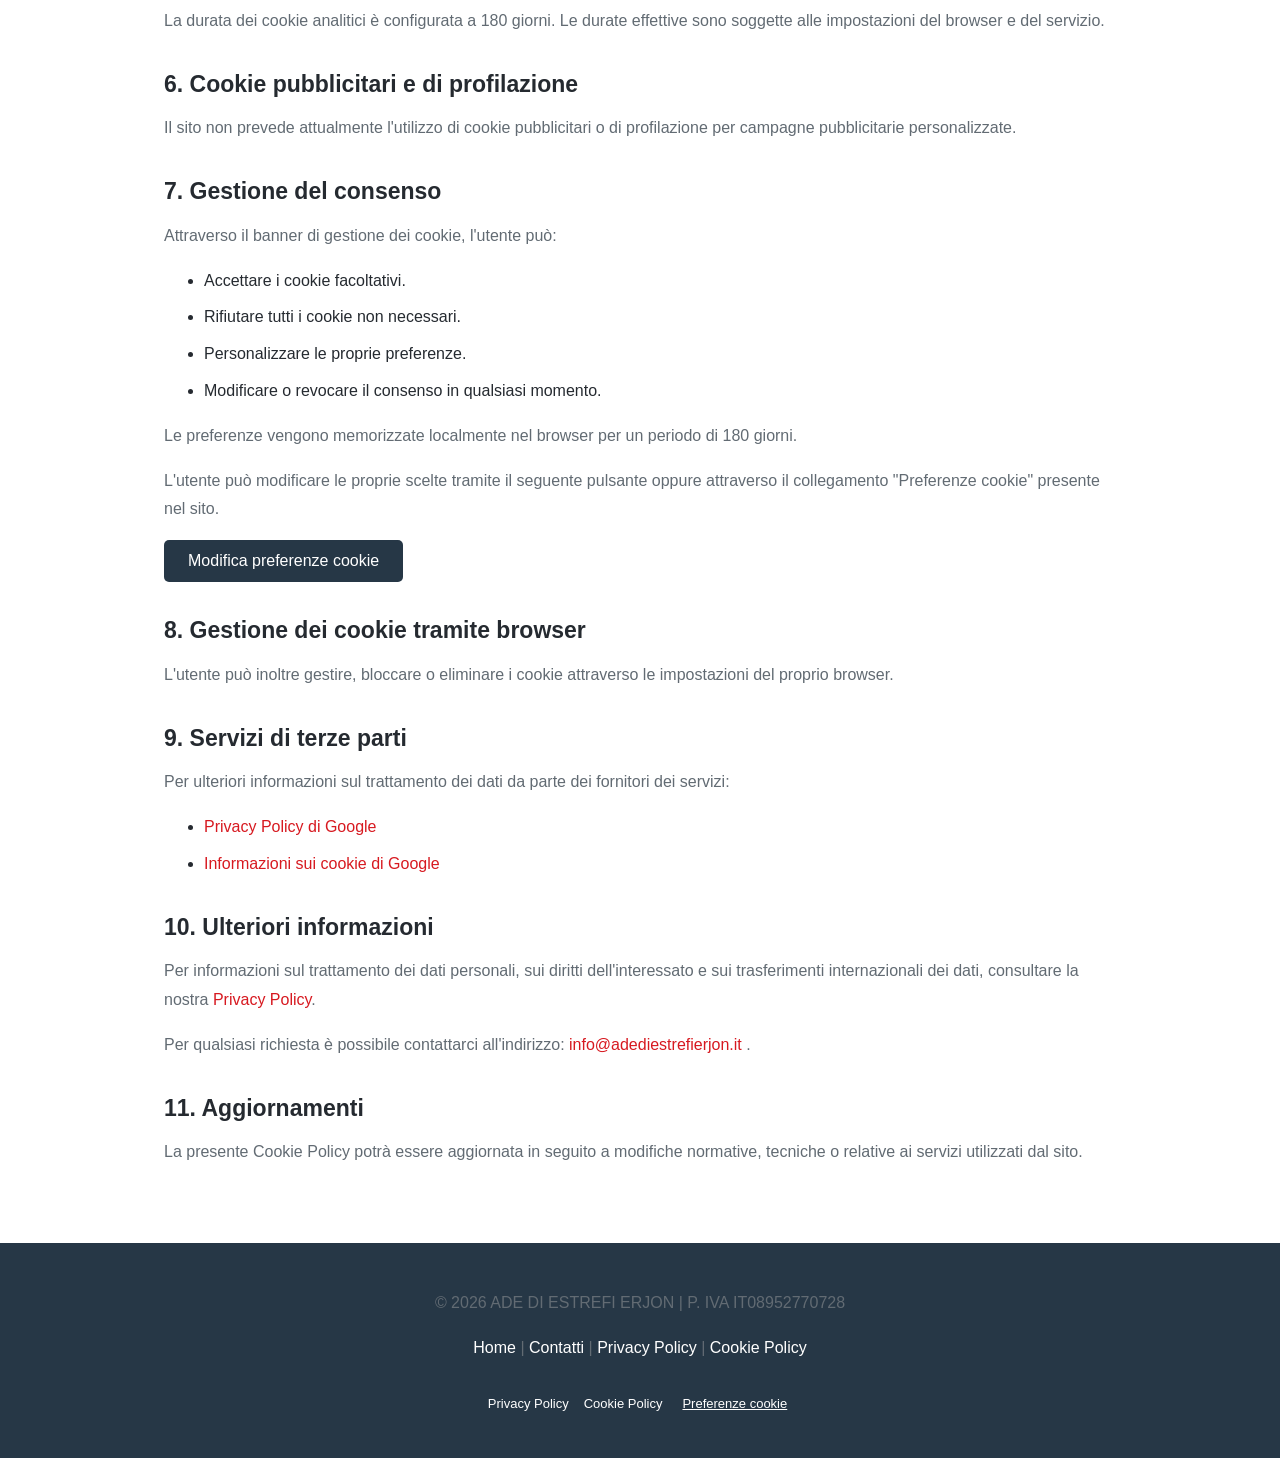
<file: cookie-policy.html>
<!DOCTYPE html>
<html lang="it">
<head>
  <meta charset="UTF-8">
  <meta name="viewport" content="width=device-width, initial-scale=1">

  <title>Cookie Policy | ADE DI ESTREFI ERJON</title>

  <meta name="description" content="Informativa sull'utilizzo dei cookie e sulla gestione delle preferenze di navigazione del sito ADE DI ESTREFI ERJON.">

  <meta name="robots" content="index,follow">

  <link rel="canonical" href="https://www.adediestrefierjon.it/cookie-policy.html">
  <link rel="icon" type="image/png" href="favicon.png">
  <link rel="stylesheet" href="style.css">

  <style>
    .cookie-content {
      max-width: 1000px;
      margin: 0 auto;
      padding: 60px 24px;
      line-height: 1.8;
    }

    .cookie-content h1 {
      font-size: 36px;
      margin-bottom: 20px;
    }

    .cookie-content h2 {
      font-size: 23px;
      margin-top: 35px;
      margin-bottom: 12px;
    }

    .cookie-content a {
      color: #d71920;
      overflow-wrap: anywhere;
    }

    .cookie-content li {
      margin-bottom: 8px;
    }

    .cookie-header {
      display: flex;
      align-items: center;
      justify-content: space-between;
      flex-wrap: wrap;
      gap: 20px;
      padding: 20px 5%;
      background: #ffffff;
      border-bottom: 1px solid #dddddd;
    }

    .cookie-header img {
      width: 100px;
      height: auto;
    }

    .cookie-header a {
      text-decoration: none;
      color: #333333;
      font-weight: 600;
    }

    .cookie-footer {
      text-align: center;
      padding: 30px 20px;
      background: #263746;
      color: #ffffff;
    }

    .cookie-footer a {
      color: #ffffff;
    }

    .cookie-table {
      width: 100%;
      border-collapse: collapse;
      margin: 20px 0;
    }

    .cookie-table th,
    .cookie-table td {
      border: 1px solid #dddddd;
      padding: 12px;
      text-align: left;
    }

    .cookie-table th {
      background: #263746;
      color: #ffffff;
    }

    .table-wrapper {
      overflow-x: auto;
    }

    .cookie-settings-button {
      background: #263746;
      color: #ffffff;
      padding: 12px 24px;
      border: none;
      border-radius: 5px;
      font-size: 16px;
      cursor: pointer;
    }

    .cookie-settings-button:hover {
      background: #d71920;
    }
  </style>
  
<link rel="stylesheet" href="/cookie-consent.css">
<script defer src="/cookie-consent.js"></script>
</head>

<body>

<header class="cookie-header">
  <a href="/">
    <img src="logo.png" alt="ADE DI ESTREFI ERJON">
  </a>

  <a href="/">Torna alla Home</a>
</header>

<main class="cookie-content">

  <h1>Cookie Policy</h1>

  <p>Ultimo aggiornamento: 25 novembre 2026.</p>

  <p>
    La presente informativa descrive l'utilizzo dei cookie
    e delle tecnologie analoghe sul sito web
    www.adediestrefierjon.it, nel rispetto del Regolamento
    UE 2016/679 (GDPR) e della normativa italiana applicabile.
  </p>

  <h2>1. Titolare del trattamento</h2>

  <p>
    <strong>ADE DI ESTREFI ERJON</strong><br>
    Partita IVA: IT08952770728<br>
    Sannicandro di Bari (BA), Italia<br>
    Email:
    <a href="mailto:info@adediestrefierjon.it">
      info@adediestrefierjon.it
    </a>
  </p>

  <h2>2. Cosa sono i cookie</h2>

  <p>
    I cookie sono piccoli file di testo che i siti web
    possono memorizzare sul dispositivo dell'utente
    durante la navigazione.
  </p>

  <p>
    Possono essere utilizzati per garantire il corretto
    funzionamento del sito, memorizzare le preferenze
    dell'utente e raccogliere informazioni statistiche
    sulla navigazione.
  </p>

  <h2>3. Cookie tecnici e strumenti necessari</h2>

  <p>
    I cookie tecnici e le tecnologie strettamente necessarie
    consentono il corretto funzionamento del sito e la
    memorizzazione delle preferenze espresse dall'utente.
  </p>

  <p>
    Per tali strumenti non è richiesto il consenso
    preventivo quando sono strettamente necessari
    all'erogazione del servizio richiesto.
  </p>

  
<h2>4. Cookie analitici</h2>

<p>
  Il sito utilizza Google Analytics 4 per analizzare
  il traffico e migliorare i propri servizi.
</p>

<p>
  Google Analytics viene attivato esclusivamente
  dopo il consenso dell'utente ai cookie analitici.
</p>

<ul>
  <li>Numero di visite al sito web.</li>
  <li>Pagine visitate.</li>
  <li>Provenienza del traffico.</li>
  <li>Tipologia di dispositivo e browser.</li>
  <li>Interazioni degli utenti con il sito.</li>
</ul>

<p>
  Il rifiuto dei cookie analitici non impedisce
  la normale navigazione del sito.
</p>


 <h2>5. Cookie analitici</h2>

  <div class="table-wrapper">
    <table class="cookie-table">
      <thead>
        <tr>
          <th>Nome</th>
          <th>Fornitore</th>
          <th>Finalità</th>
          <th>Durata indicativa</th>
        </tr>
      </thead>

      <tbody>
        <tr>
          <td>_ga</td>
          <td>Google Analytics</td>
          <td>Distinzione statistica degli utenti</td>
          <td>Fino a 180 giorni</td>
        </tr>

        <tr>
          <td>_ga_*</td>
          <td>Google Analytics</td>
          <td>Memorizzazione dello stato della sessione</td>
          <td>Fino a 180 giorni</td>
        </tr>
      </tbody>
    </table>
  </div>

<p>
  La durata dei cookie analitici è configurata
  a 180 giorni. Le durate effettive sono soggette
  alle impostazioni del browser e del servizio.
</p>

  <h2>6. Cookie pubblicitari e di profilazione</h2>

  <p>
    Il sito non prevede attualmente l'utilizzo di cookie
    pubblicitari o di profilazione per campagne
    pubblicitarie personalizzate.
  </p>

  
<h2>7. Gestione del consenso</h2>

<p>
  Attraverso il banner di gestione dei cookie,
  l'utente può:
</p>

<ul>
  <li>Accettare i cookie facoltativi.</li>
  <li>Rifiutare tutti i cookie non necessari.</li>
  <li>Personalizzare le proprie preferenze.</li>
  <li>Modificare o revocare il consenso in qualsiasi momento.</li>
</ul>

<p>
  Le preferenze vengono memorizzate localmente
  nel browser per un periodo di 180 giorni.
</p>

<p>
  L'utente può modificare le proprie scelte
  tramite il seguente pulsante oppure attraverso
  il collegamento "Preferenze cookie" presente
  nel sito.
</p>


  <button
    type="button"
    class="cookie-settings-button"
    id="cookie-settings"
    hidden>
    Modifica preferenze cookie
  </button>

  <h2>8. Gestione dei cookie tramite browser</h2>

  <p>
    L'utente può inoltre gestire, bloccare o eliminare
    i cookie attraverso le impostazioni del proprio browser.
  </p>

  <h2>9. Servizi di terze parti</h2>

  <p>
    Per ulteriori informazioni sul trattamento dei dati
    da parte dei fornitori dei servizi:
  </p>

  <ul>
    <li>
      <a href="https://policies.google.com/privacy?hl=it"
         target="_blank" rel="noopener noreferrer">
        Privacy Policy di Google
      </a>
    </li>

    <li>
      <a href="https://policies.google.com/technologies/cookies?hl=it"
         target="_blank" rel="noopener noreferrer">
        Informazioni sui cookie di Google
      </a>
    </li>
  </ul>

  <h2>10. Ulteriori informazioni</h2>

  <p>
    Per informazioni sul trattamento dei dati personali,
    sui diritti dell'interessato e sui trasferimenti
    internazionali dei dati, consultare la nostra
    <a href="privacy-policy.html">Privacy Policy</a>.
  </p>

  <p>
    Per qualsiasi richiesta è possibile contattarci
    all'indirizzo:
    <a href="mailto:info@adediestrefierjon.it">
      info@adediestrefierjon.it
    </a>.
  </p>

  <h2>11. Aggiornamenti</h2>

  <p>
    La presente Cookie Policy potrà essere aggiornata
    in seguito a modifiche normative, tecniche o
    relative ai servizi utilizzati dal sito.
  </p>

</main>

<footer class="cookie-footer">

  <p>
    &copy; 2026 ADE DI ESTREFI ERJON
    | P. IVA IT08952770728
  </p>

  <p>
    <a href="/">Home</a> |
    <a href="contatti.html">Contatti</a> |
    <a href="privacy-policy.html">Privacy Policy</a> |
    <a href="cookie-policy.html">Cookie Policy</a>
  </p>

</footer>

</body>
</html>
</file>
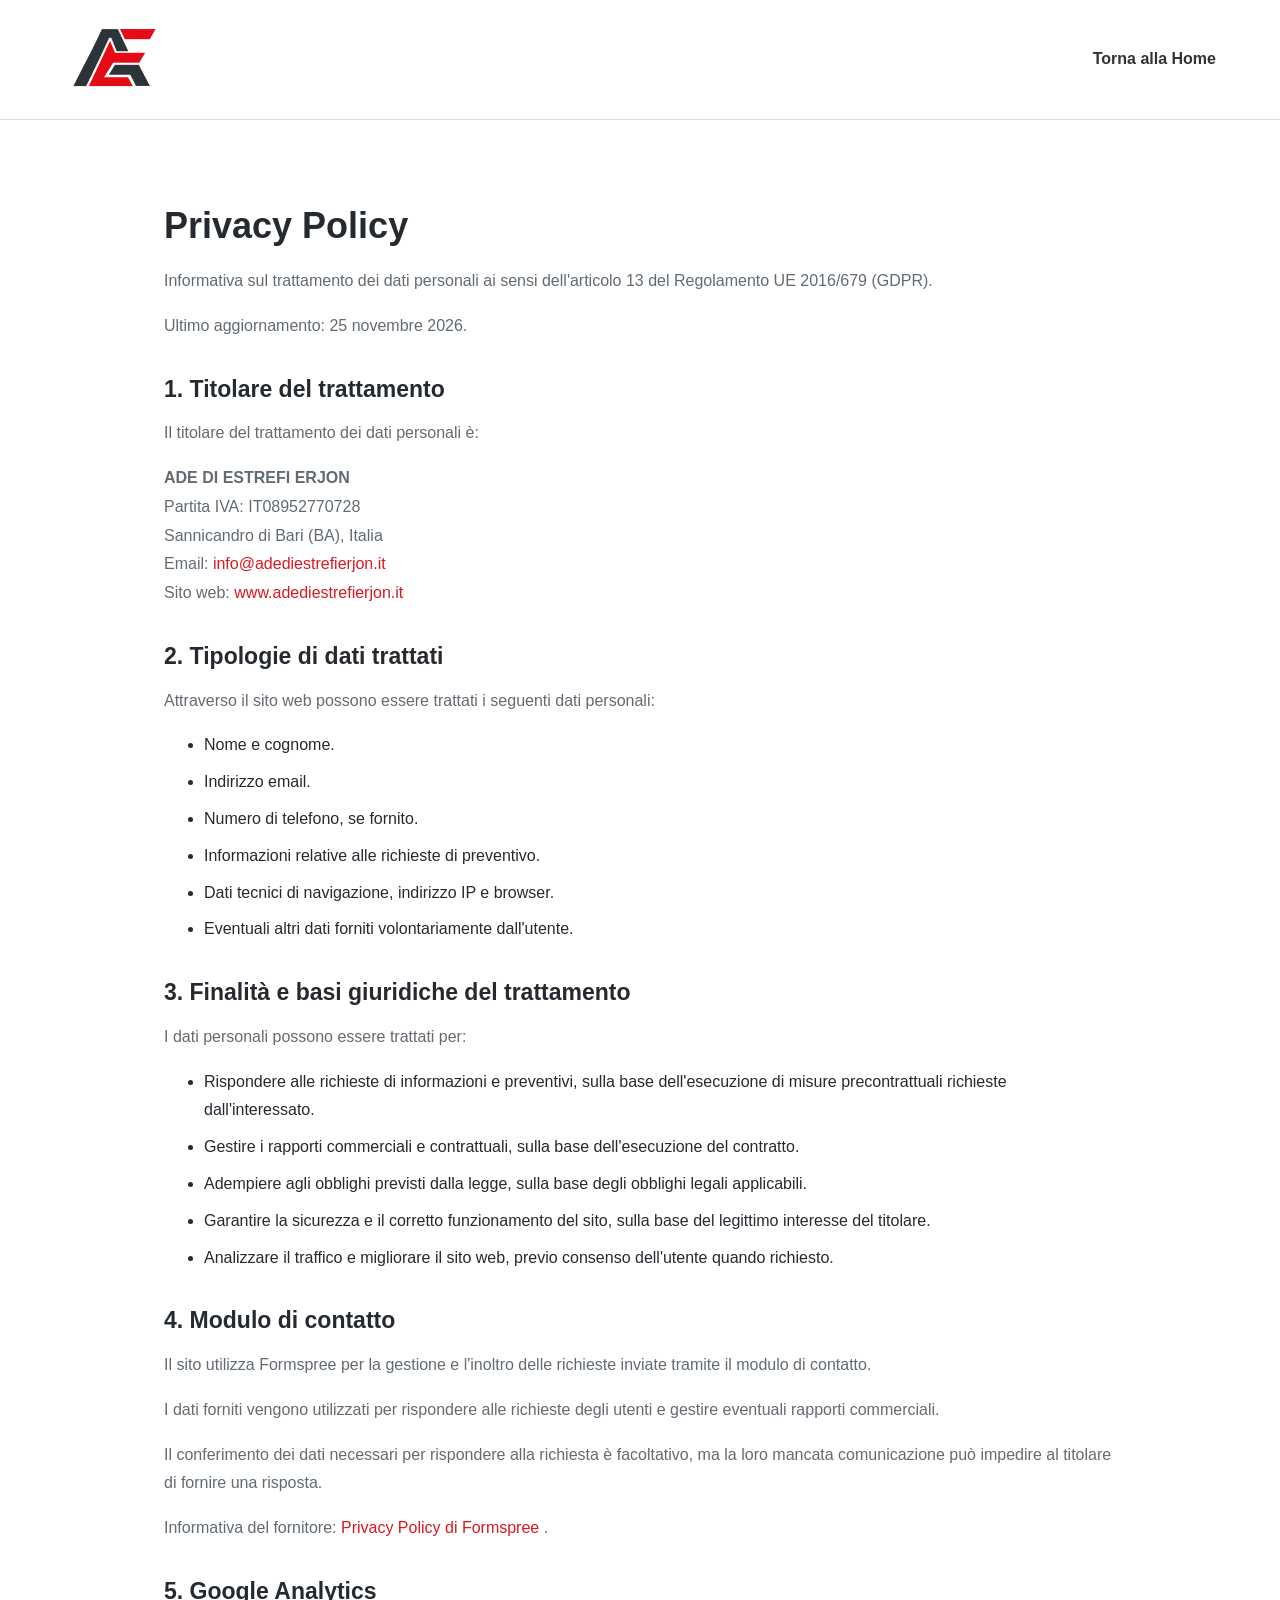
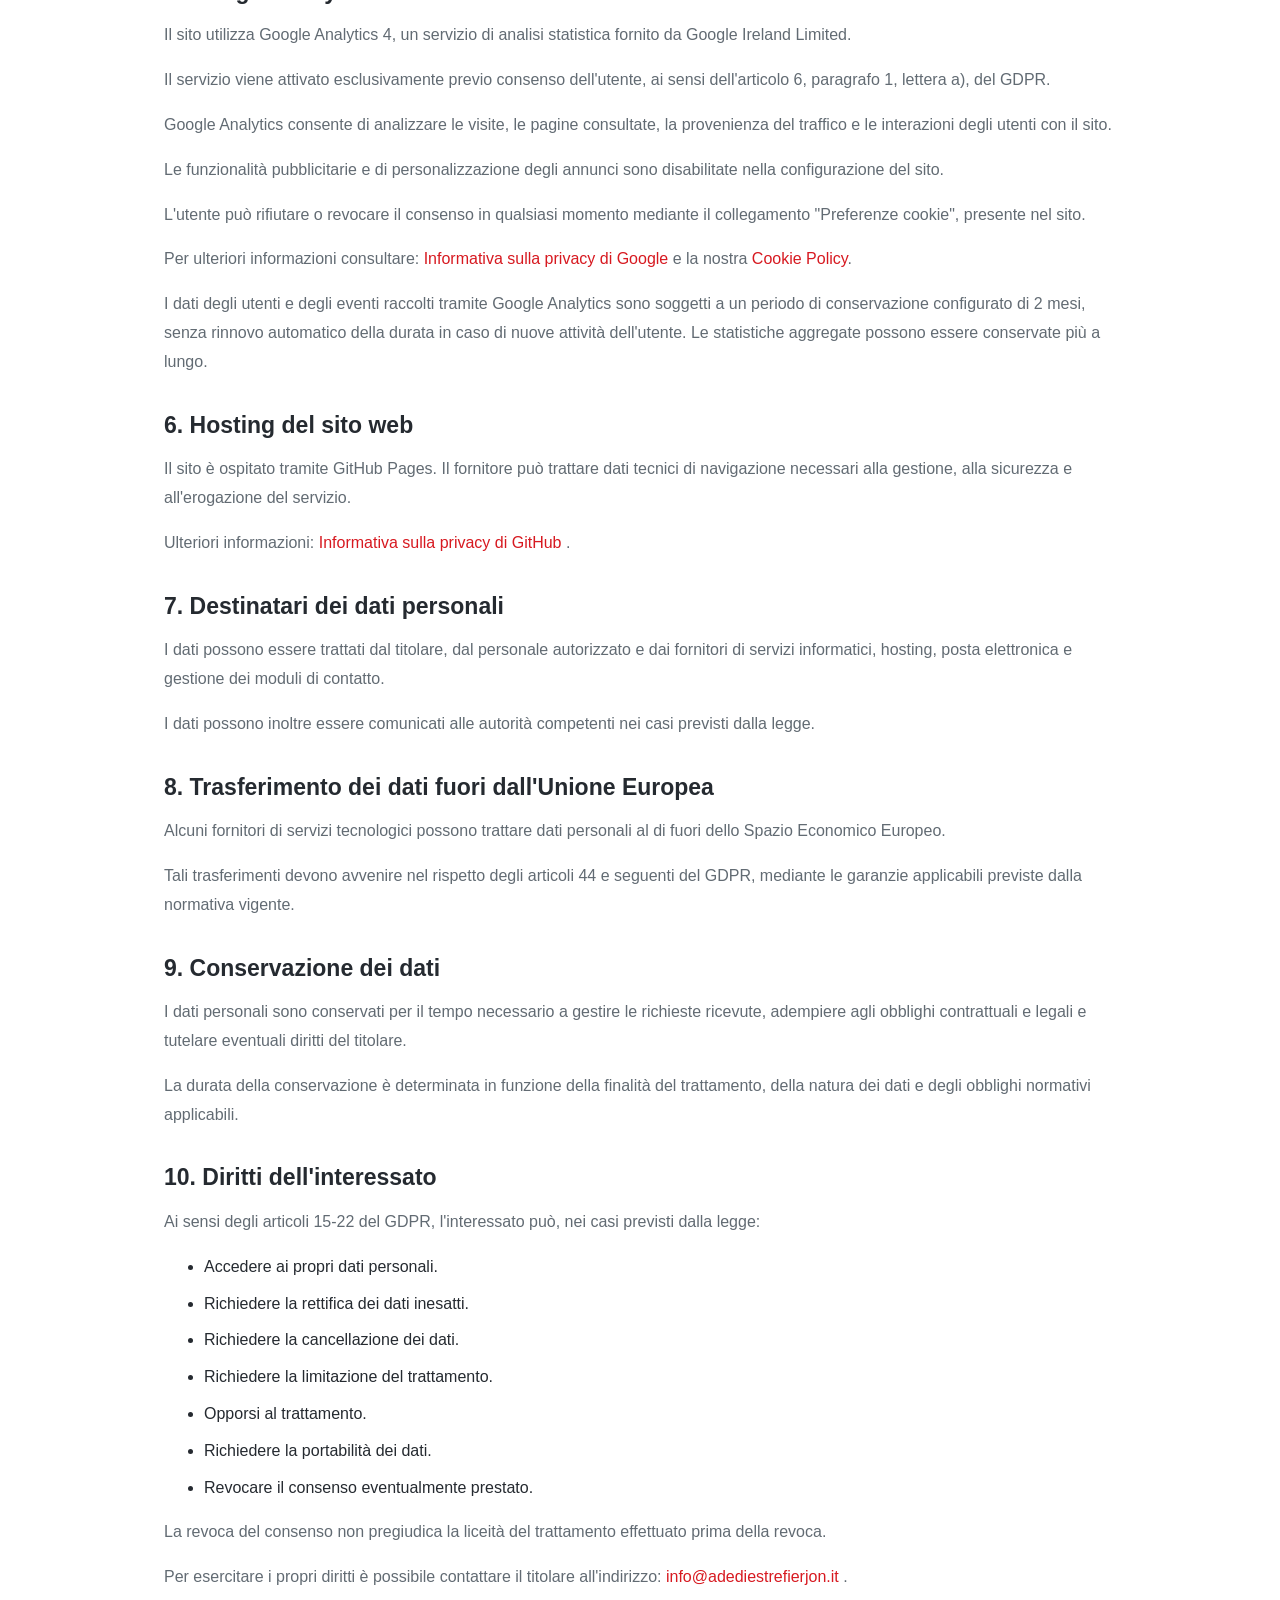
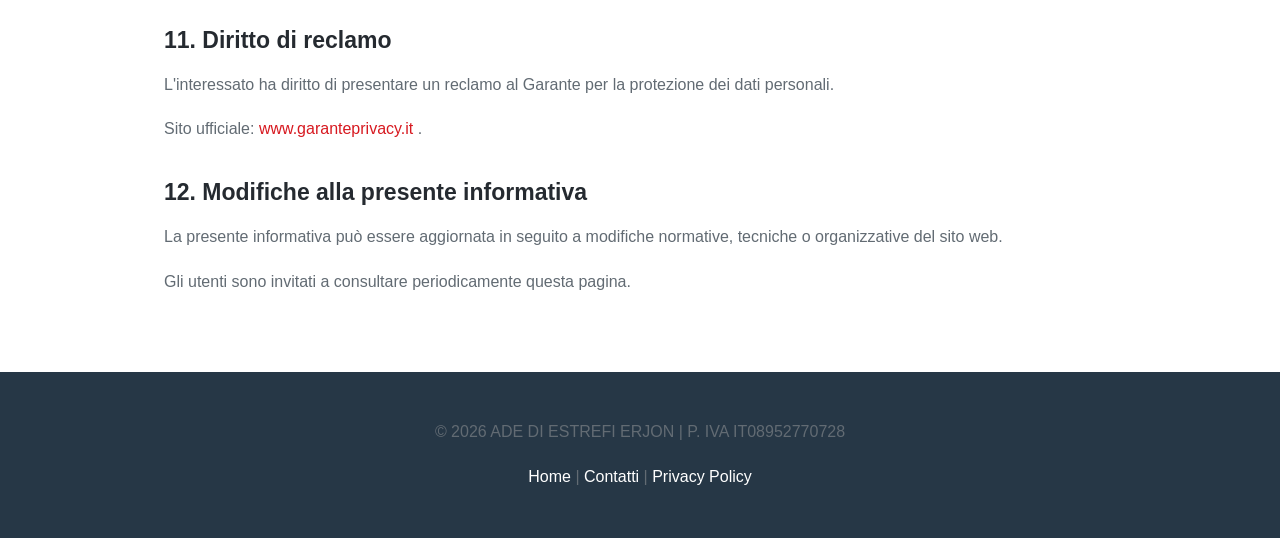
<file: privacy-policy.html>
<!DOCTYPE html>
<html lang="it">
<head>
  <meta charset="UTF-8">
  <meta name="viewport" content="width=device-width, initial-scale=1">

  <title>Privacy Policy | ADE DI ESTREFI ERJON</title>

  <meta name="description" content="Informativa sulla privacy e sul trattamento dei dati personali di ADE DI ESTREFI ERJON.">

  <meta name="robots" content="index,follow">

  <link rel="canonical" href="https://www.adediestrefierjon.it/privacy-policy.html">
  <link rel="icon" type="image/png" href="favicon.png">
  <link rel="stylesheet" href="style.css">

  <style>
    .privacy-content {
      max-width: 1000px;
      margin: 0 auto;
      padding: 60px 24px;
      line-height: 1.8;
    }

    .privacy-content h1 {
      font-size: 36px;
      margin-bottom: 20px;
    }

    .privacy-content h2 {
      font-size: 23px;
      margin-top: 35px;
      margin-bottom: 12px;
    }

    .privacy-content a {
      color: #d71920;
      overflow-wrap: anywhere;
    }

    .privacy-content li {
      margin-bottom: 8px;
    }

    .privacy-header {
      display: flex;
      align-items: center;
      justify-content: space-between;
      flex-wrap: wrap;
      gap: 20px;
      padding: 20px 5%;
      background: #ffffff;
      border-bottom: 1px solid #dddddd;
    }

    .privacy-header img {
      width: 100px;
      height: auto;
    }

    .privacy-header a {
      text-decoration: none;
      color: #333333;
      font-weight: 600;
    }

    .privacy-footer {
      text-align: center;
      padding: 30px 20px;
      background: #263746;
      color: #ffffff;
    }

    .privacy-footer a {
      color: #ffffff;
    }
  </style>
</head>

<body>

<header class="privacy-header">
  <a href="/">
    <img src="logo.png" alt="ADE DI ESTREFI ERJON">
  </a>

  <a href="/">Torna alla Home</a>
</header>

<main class="privacy-content">

  <h1>Privacy Policy</h1>

  <p>
    Informativa sul trattamento dei dati personali
    ai sensi dell'articolo 13 del Regolamento UE
    2016/679 (GDPR).
  </p>

  <p>Ultimo aggiornamento: 25 novembre 2026.</p>

  <h2>1. Titolare del trattamento</h2>

  <p>
    Il titolare del trattamento dei dati personali è:
  </p>

  <p>
    <strong>ADE DI ESTREFI ERJON</strong><br>
    Partita IVA: IT08952770728<br>
    Sannicandro di Bari (BA), Italia<br>
    Email:
    <a href="mailto:info@adediestrefierjon.it">
      info@adediestrefierjon.it
    </a><br>
    Sito web:
    <a href="https://www.adediestrefierjon.it">
      www.adediestrefierjon.it
    </a>
  </p>

  <h2>2. Tipologie di dati trattati</h2>

  <p>
    Attraverso il sito web possono essere trattati
    i seguenti dati personali:
  </p>

  <ul>
    <li>Nome e cognome.</li>
    <li>Indirizzo email.</li>
    <li>Numero di telefono, se fornito.</li>
    <li>Informazioni relative alle richieste di preventivo.</li>
    <li>Dati tecnici di navigazione, indirizzo IP e browser.</li>
    <li>Eventuali altri dati forniti volontariamente dall'utente.</li>
  </ul>

  <h2>3. Finalità e basi giuridiche del trattamento</h2>

  <p>I dati personali possono essere trattati per:</p>

  <ul>
    <li>
      Rispondere alle richieste di informazioni e preventivi,
      sulla base dell'esecuzione di misure precontrattuali
      richieste dall'interessato.
    </li>

    <li>
      Gestire i rapporti commerciali e contrattuali,
      sulla base dell'esecuzione del contratto.
    </li>

    <li>
      Adempiere agli obblighi previsti dalla legge,
      sulla base degli obblighi legali applicabili.
    </li>

    <li>
      Garantire la sicurezza e il corretto funzionamento
      del sito, sulla base del legittimo interesse del titolare.
    </li>

    <li>
      Analizzare il traffico e migliorare il sito web,
      previo consenso dell'utente quando richiesto.
    </li>
  </ul>

  <h2>4. Modulo di contatto</h2>

  <p>
    Il sito utilizza Formspree per la gestione e
    l'inoltro delle richieste inviate tramite il
    modulo di contatto.
  </p>

  <p>
    I dati forniti vengono utilizzati per rispondere
    alle richieste degli utenti e gestire eventuali
    rapporti commerciali.
  </p>

  <p>
    Il conferimento dei dati necessari per rispondere
    alla richiesta è facoltativo, ma la loro mancata
    comunicazione può impedire al titolare di fornire
    una risposta.
  </p>

  <p>
    Informativa del fornitore:
    <a href="https://formspree.io/legal/privacy-policy/"
       target="_blank" rel="noopener noreferrer">
      Privacy Policy di Formspree
    </a>.
  </p>

  
<h2>5. Google Analytics</h2>

<p>
  Il sito utilizza Google Analytics 4, un servizio
  di analisi statistica fornito da Google Ireland Limited.
</p>

<p>
  Il servizio viene attivato esclusivamente previo
  consenso dell'utente, ai sensi dell'articolo 6,
  paragrafo 1, lettera a), del GDPR.
</p>

<p>
  Google Analytics consente di analizzare le visite,
  le pagine consultate, la provenienza del traffico
  e le interazioni degli utenti con il sito.
</p>

<p>
  Le funzionalità pubblicitarie e di personalizzazione
  degli annunci sono disabilitate nella configurazione
  del sito.
</p>

<p>
  L'utente può rifiutare o revocare il consenso
  in qualsiasi momento mediante il collegamento
  "Preferenze cookie", presente nel sito.
</p>

<p>
  Per ulteriori informazioni consultare:
  <a href="https://policies.google.com/privacy?hl=it"
     target="_blank" rel="noopener noreferrer">
    Informativa sulla privacy di Google
  </a>
  e la nostra
  <a href="/cookie-policy.html">Cookie Policy</a>.
  
<p>
  I dati degli utenti e degli eventi raccolti tramite
  Google Analytics sono soggetti a un periodo di
  conservazione configurato di 2 mesi, senza rinnovo
  automatico della durata in caso di nuove attività
  dell'utente. Le statistiche aggregate possono essere
  conservate più a lungo.
</p>

  <h2>6. Hosting del sito web</h2>

  <p>
    Il sito è ospitato tramite GitHub Pages.
    Il fornitore può trattare dati tecnici di navigazione
    necessari alla gestione, alla sicurezza e
    all'erogazione del servizio.
  </p>

  <p>
    Ulteriori informazioni:
    <a href="https://docs.github.com/en/site-policy/privacy-policies/github-general-privacy-statement"
       target="_blank" rel="noopener noreferrer">
      Informativa sulla privacy di GitHub
    </a>.
  </p>

  <h2>7. Destinatari dei dati personali</h2>

  <p>
    I dati possono essere trattati dal titolare,
    dal personale autorizzato e dai fornitori
    di servizi informatici, hosting, posta elettronica
    e gestione dei moduli di contatto.
  </p>

  <p>
    I dati possono inoltre essere comunicati alle
    autorità competenti nei casi previsti dalla legge.
  </p>

  <h2>8. Trasferimento dei dati fuori dall'Unione Europea</h2>

  <p>
    Alcuni fornitori di servizi tecnologici possono
    trattare dati personali al di fuori dello
    Spazio Economico Europeo.
  </p>

  <p>
    Tali trasferimenti devono avvenire nel rispetto
    degli articoli 44 e seguenti del GDPR,
    mediante le garanzie applicabili previste
    dalla normativa vigente.
  </p>

  <h2>9. Conservazione dei dati</h2>

  <p>
    I dati personali sono conservati per il tempo
    necessario a gestire le richieste ricevute,
    adempiere agli obblighi contrattuali e legali
    e tutelare eventuali diritti del titolare.
  </p>

  <p>
    La durata della conservazione è determinata
    in funzione della finalità del trattamento,
    della natura dei dati e degli obblighi
    normativi applicabili.
  </p>

  <h2>10. Diritti dell'interessato</h2>

  <p>
    Ai sensi degli articoli 15-22 del GDPR,
    l'interessato può, nei casi previsti dalla legge:
  </p>

  <ul>
    <li>Accedere ai propri dati personali.</li>
    <li>Richiedere la rettifica dei dati inesatti.</li>
    <li>Richiedere la cancellazione dei dati.</li>
    <li>Richiedere la limitazione del trattamento.</li>
    <li>Opporsi al trattamento.</li>
    <li>Richiedere la portabilità dei dati.</li>
    <li>Revocare il consenso eventualmente prestato.</li>
  </ul>

  <p>
    La revoca del consenso non pregiudica la liceità
    del trattamento effettuato prima della revoca.
  </p>

  <p>
    Per esercitare i propri diritti è possibile
    contattare il titolare all'indirizzo:
    <a href="mailto:info@adediestrefierjon.it">
      info@adediestrefierjon.it
    </a>.
  </p>

  <h2>11. Diritto di reclamo</h2>

  <p>
    L'interessato ha diritto di presentare un reclamo
    al Garante per la protezione dei dati personali.
  </p>

  <p>
    Sito ufficiale:
    <a href="https://www.garanteprivacy.it/"
       target="_blank" rel="noopener noreferrer">
      www.garanteprivacy.it
    </a>.
  </p>

  <h2>12. Modifiche alla presente informativa</h2>

  <p>
    La presente informativa può essere aggiornata
    in seguito a modifiche normative, tecniche
    o organizzative del sito web.
  </p>

  <p>
    Gli utenti sono invitati a consultare
    periodicamente questa pagina.
  </p>

</main>

<footer class="privacy-footer">
  <p>
    &copy; 2026 ADE DI ESTREFI ERJON
    | P. IVA IT08952770728
  </p>

  <p>
    <a href="/">Home</a> |
    <a href="contatti.html">Contatti</a> |
    <a href="privacy-policy.html">Privacy Policy</a>
  </p>
</footer>

</body>
</html>
</file>
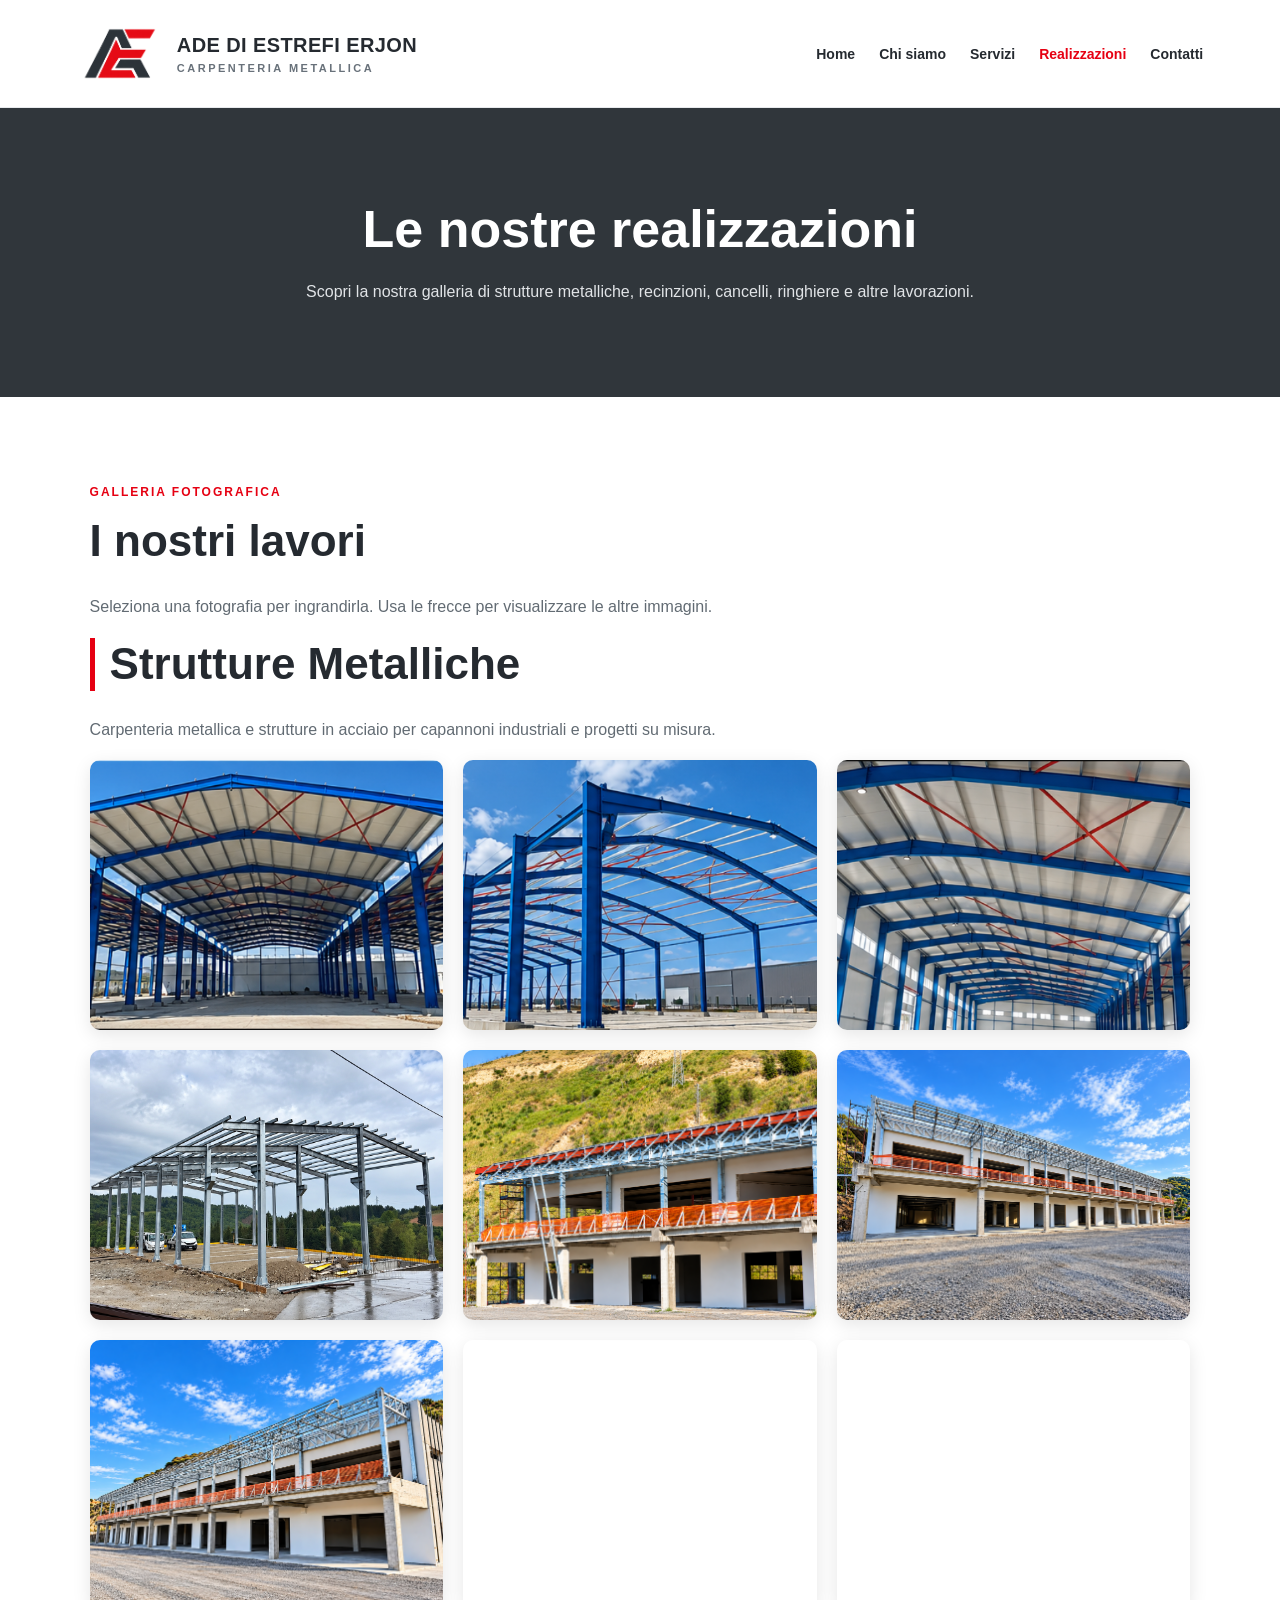
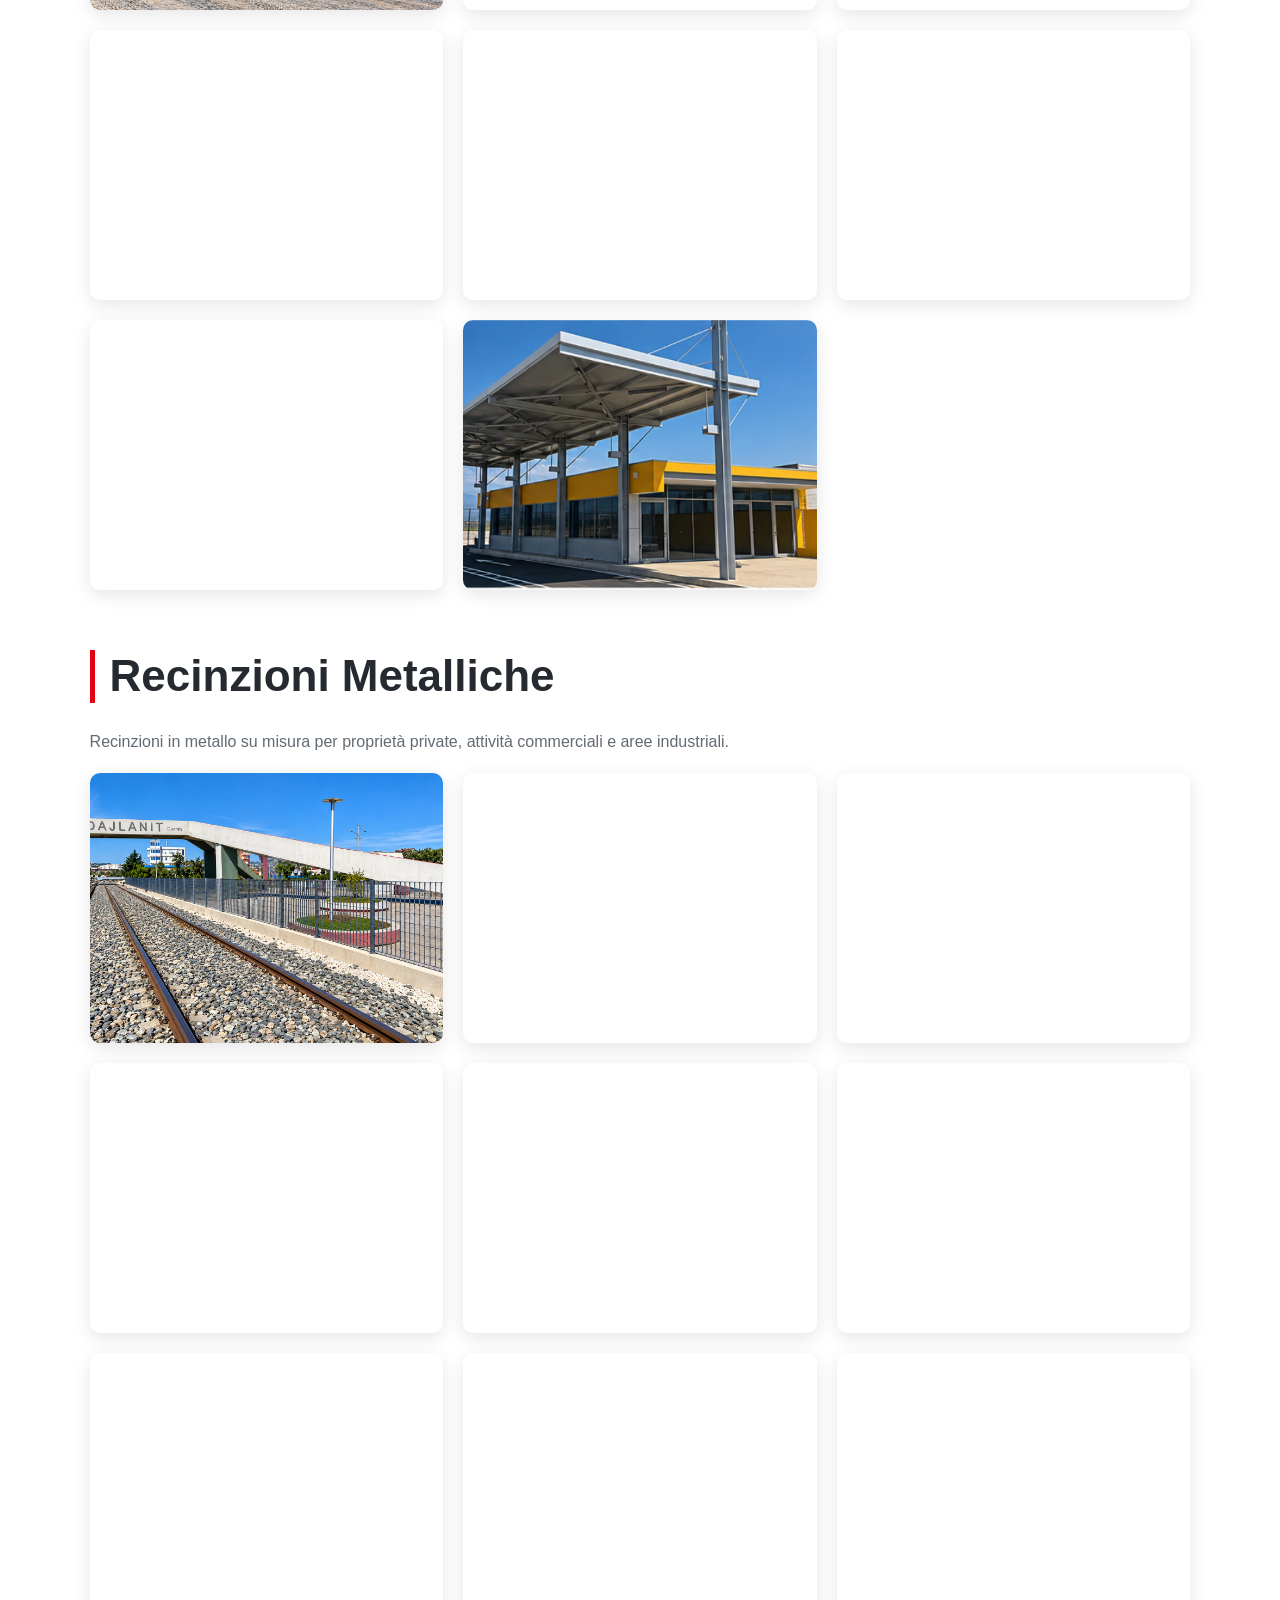
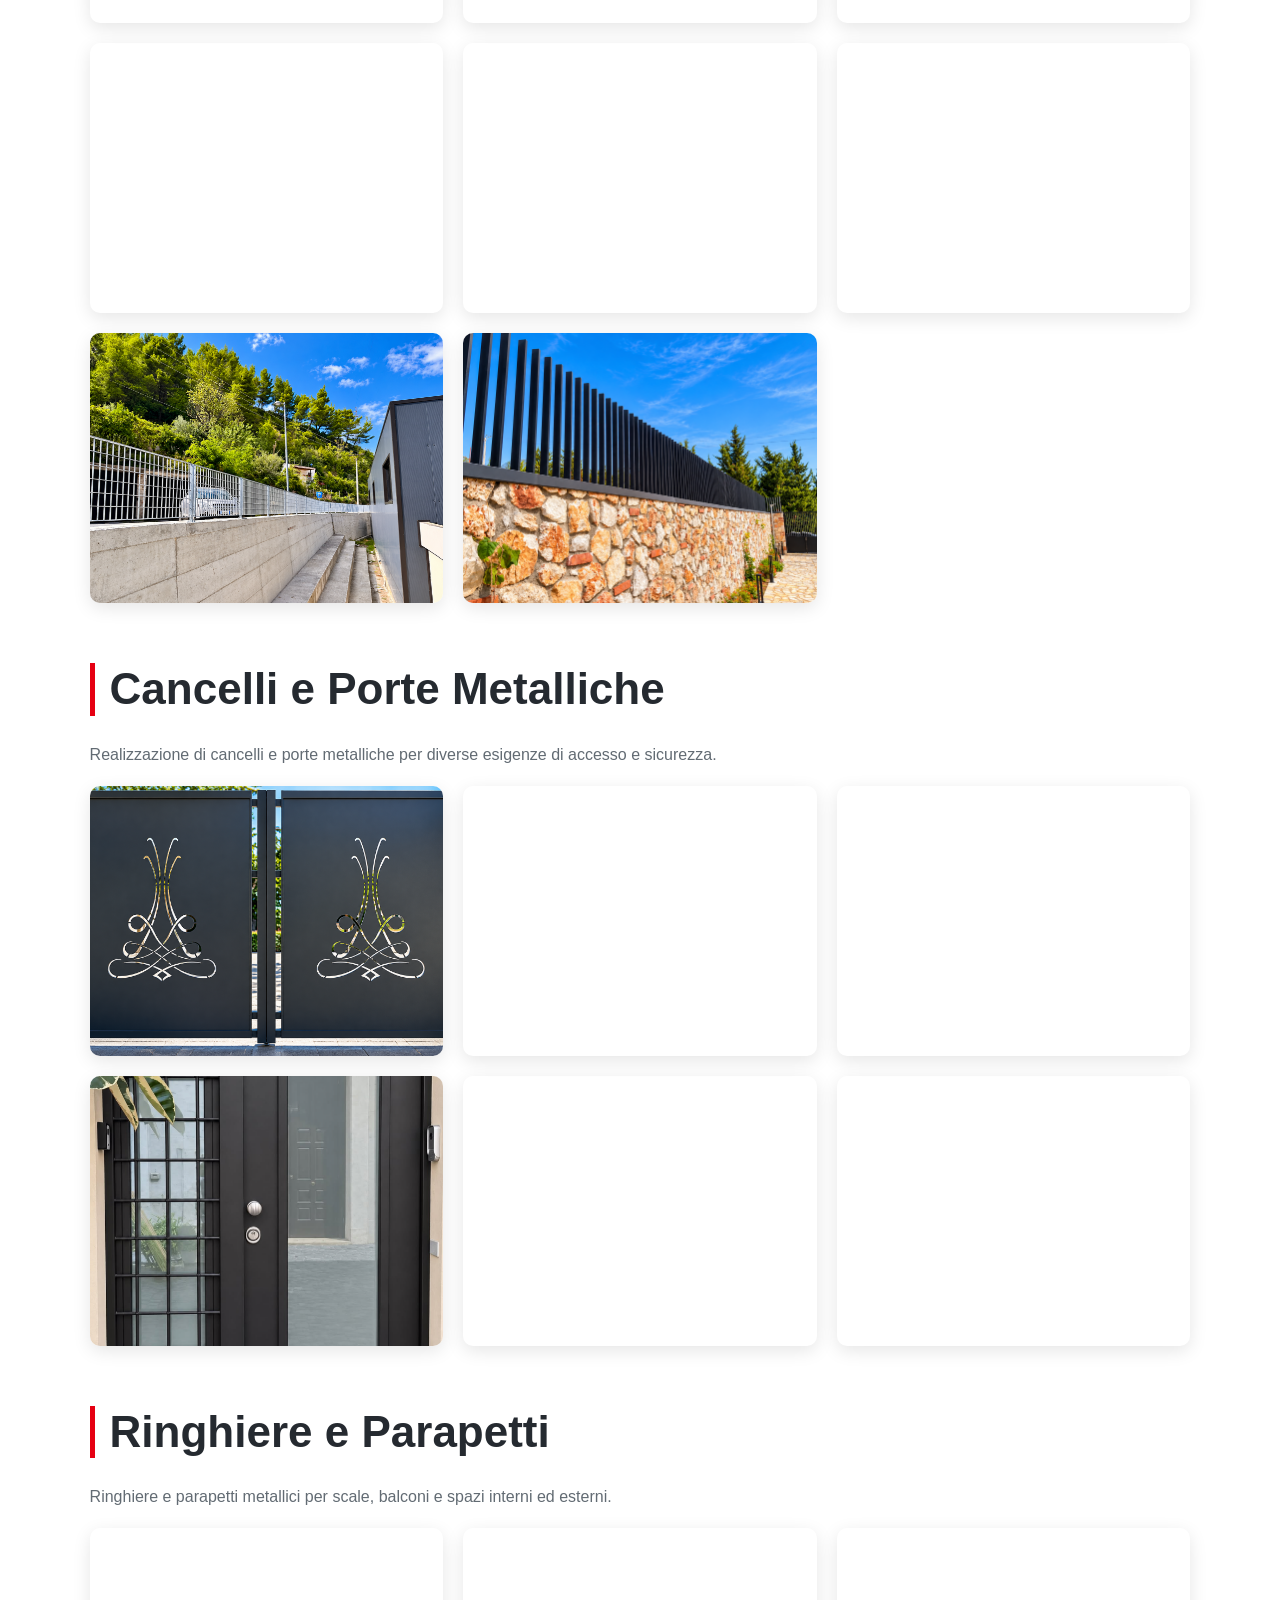
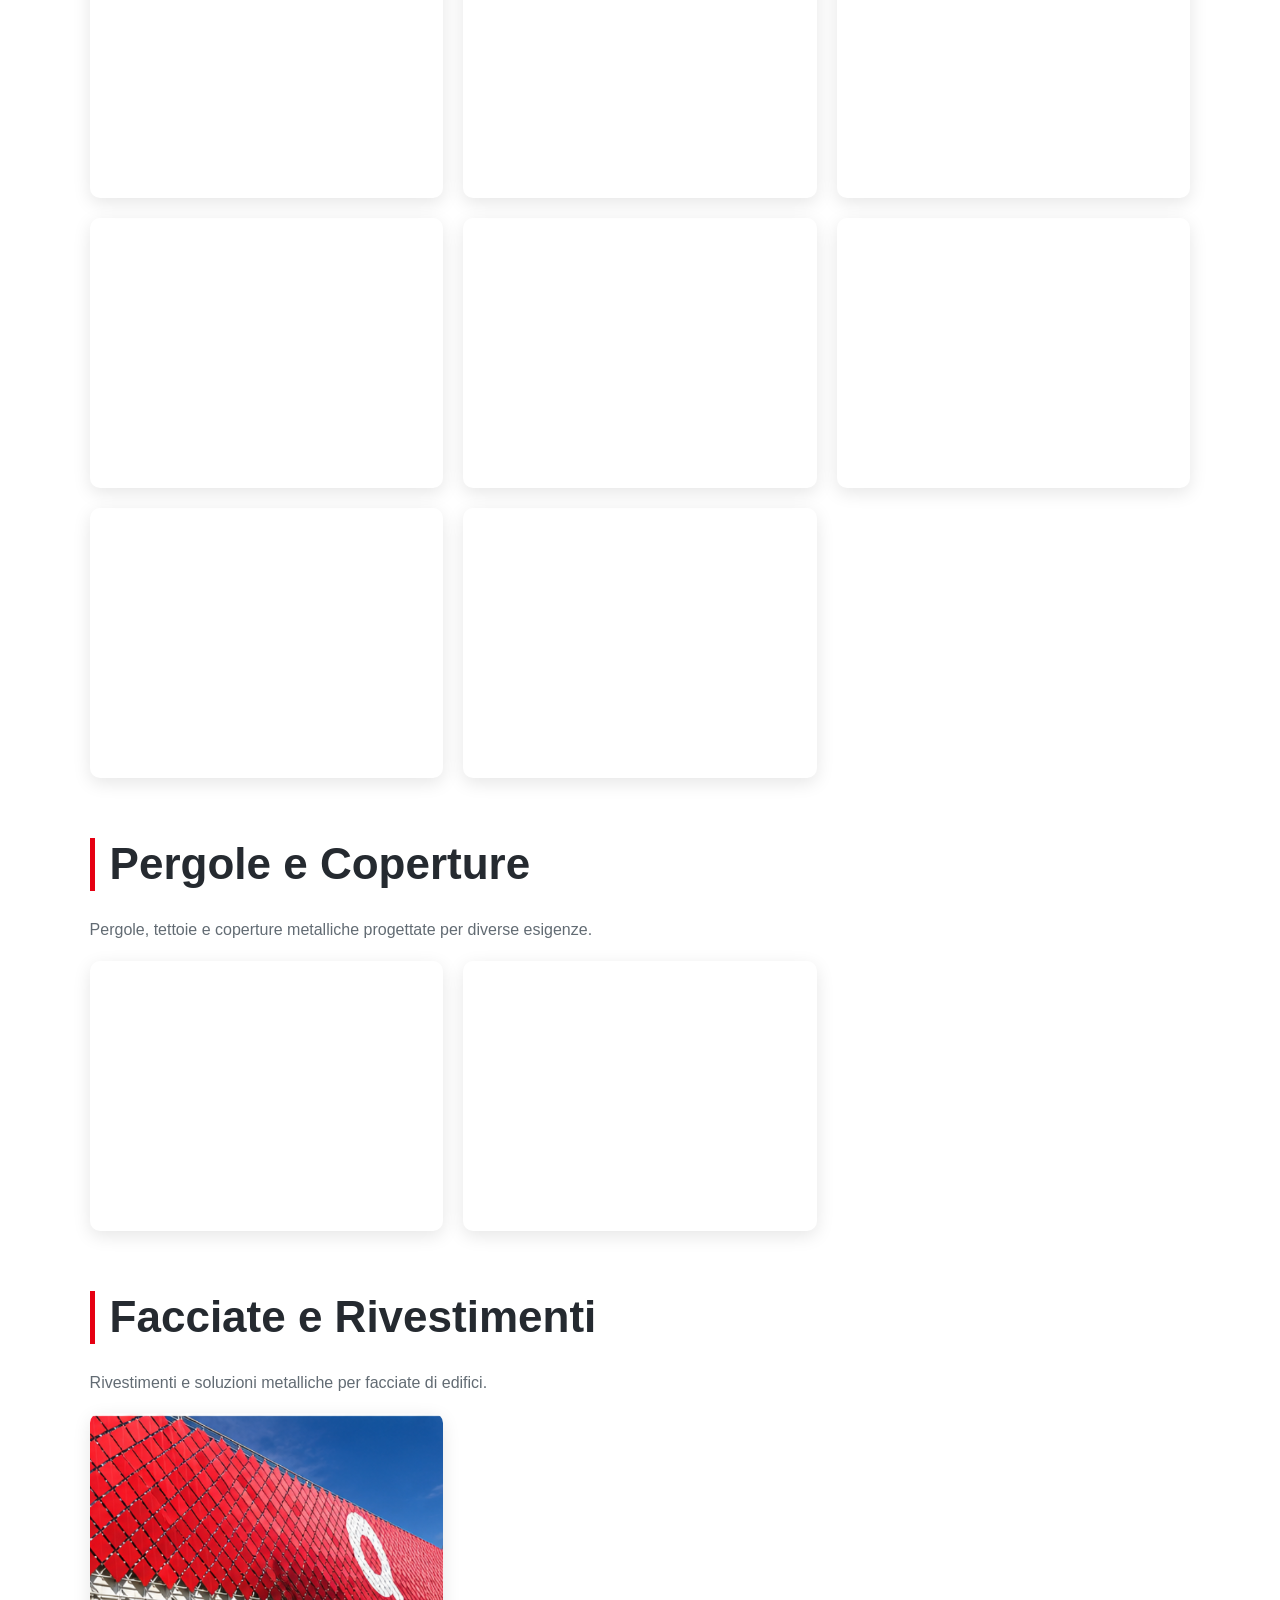
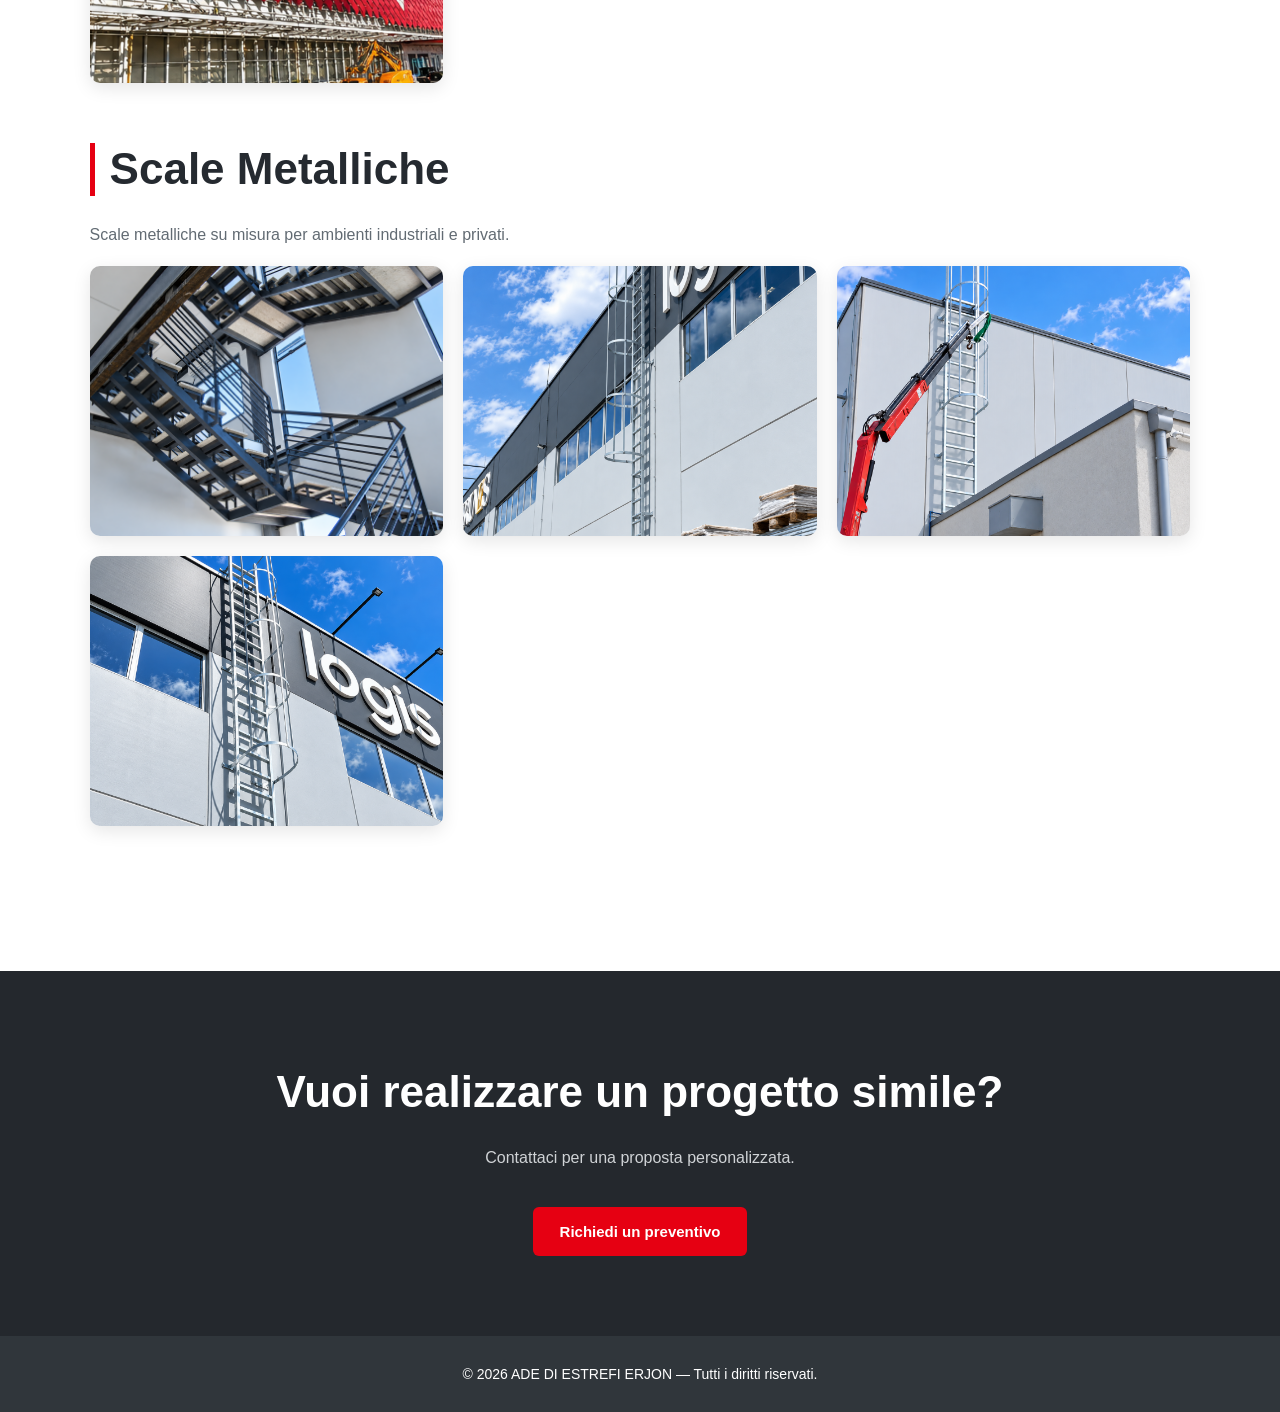
<file: realizzazioni.html>
<!DOCTYPE html>
<html lang="it">
<head>
  <meta charset="UTF-8">
  <meta name="viewport" content="width=device-width, initial-scale=1">

  <title>Realizzazioni e Lavori in Acciaio | ADE DI ESTREFI ERJON</title>

  <meta name="description" content="Scopri le realizzazioni di ADE DI ESTREFI ERJON, carpenteria metallica a Bari: capannoni industriali, strutture in acciaio, recinzioni, cancelli, ringhiere, pergole, facciate e scale metalliche.">

  <meta name="robots" content="index,follow">

  <link rel="canonical" href="https://www.adediestrefierjon.it/realizzazioni.html">
  <link rel="icon" type="image/png" href="/favicon.png">
  <link rel="apple-touch-icon" href="/logo.png">

  <meta property="og:site_name" content="ADE DI ESTREFI ERJON">
  <meta property="og:type" content="website">
  <meta property="og:locale" content="it_IT">
  <meta property="og:title" content="Realizzazioni e Lavori in Acciaio | ADE DI ESTREFI ERJON">
  <meta property="og:description" content="Scopri i nostri lavori di carpenteria metallica, strutture in acciaio e realizzazioni su misura.">
  <meta property="og:url" content="https://www.adediestrefierjon.it/realizzazioni.html">
  <meta property="og:image" content="https://www.adediestrefierjon.it/images/strutture/capannone-13.png">

  <link rel="stylesheet" href="style.css">
  <script defer src="site.js"></script>
</head>

<body>

  <header class="site-header">
    <a href="/" class="brand">
      <img src="logo.png" alt="Logo ADE DI ESTREFI ERJON">

      <span class="brand-text">
        <span class="brand-name">ADE DI ESTREFI ERJON</span>
        <span class="brand-subtitle">CARPENTERIA METALLICA</span>
      </span>
    </a>

    <nav class="main-nav" aria-label="Navigazione principale">
      <a href="/">Home</a>
      <a href="/chi-siamo.html">Chi siamo</a>
      <a href="/servizi.html">Servizi</a>
      <a href="/realizzazioni.html" class="active" aria-current="page">Realizzazioni</a>
      <a href="/contatti.html">Contatti</a>
    </nav>
  </header>

  <main>

    <section class="page-hero">

      <h1>Le nostre realizzazioni</h1>

      <p>
        Scopri la nostra galleria di strutture metalliche,
        recinzioni, cancelli, ringhiere e altre lavorazioni.
      </p>

    </section>

    <section class="section">
      <div class="container">

        <span class="section-label">GALLERIA FOTOGRAFICA</span>

        <h2>I nostri lavori</h2>

        <p>
          Seleziona una fotografia per ingrandirla.
          Usa le frecce per visualizzare le altre immagini.
        </p>

        <div id="galleries"></div>

      </div>
    </section>

    <section class="cta-section">
      <div class="container">

        <h2>Vuoi realizzare un progetto simile?</h2>

        <p>
          Contattaci per una proposta personalizzata.
        </p>

        <a href="/contatti.html" class="btn">
          Richiedi un preventivo
        </a>

      </div>
    </section>

  </main>

  <footer class="site-footer">
    © 2026 ADE DI ESTREFI ERJON — Tutti i diritti riservati.
  </footer>

</body>
</html>
</file>
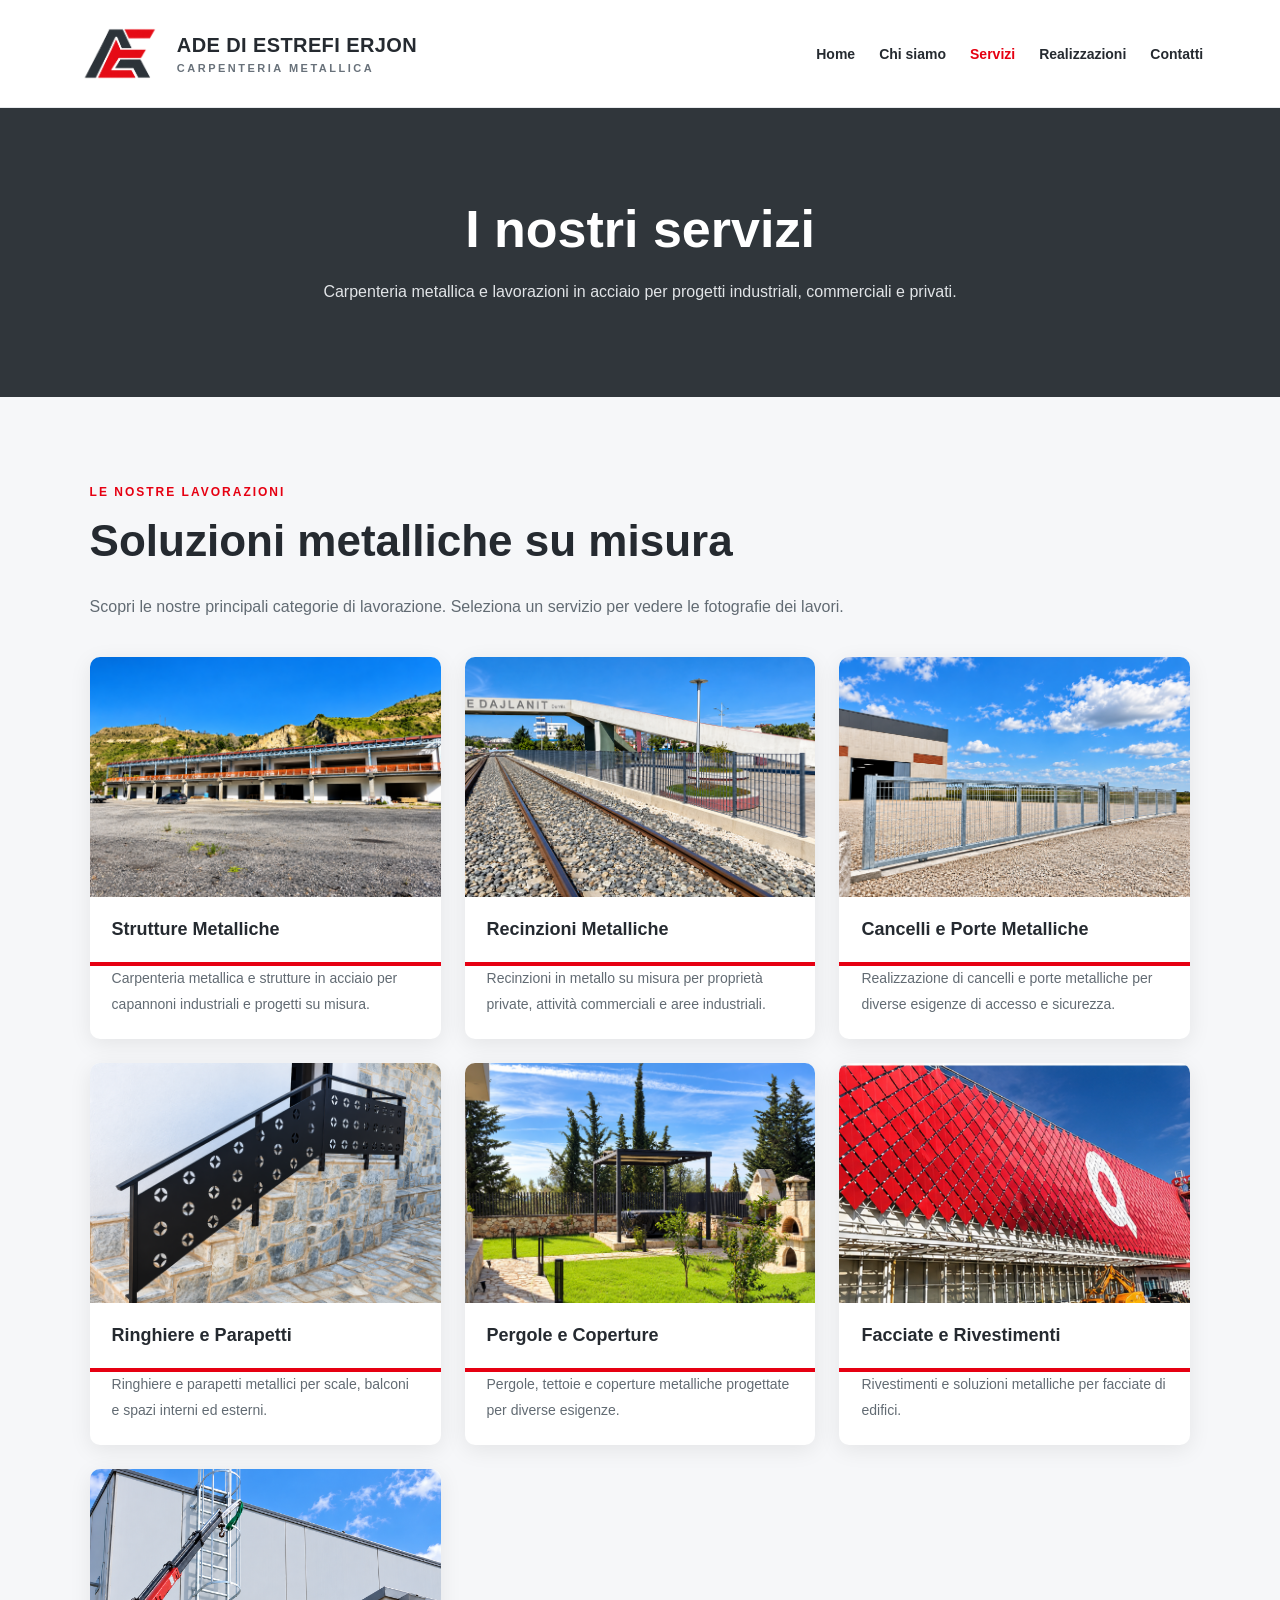
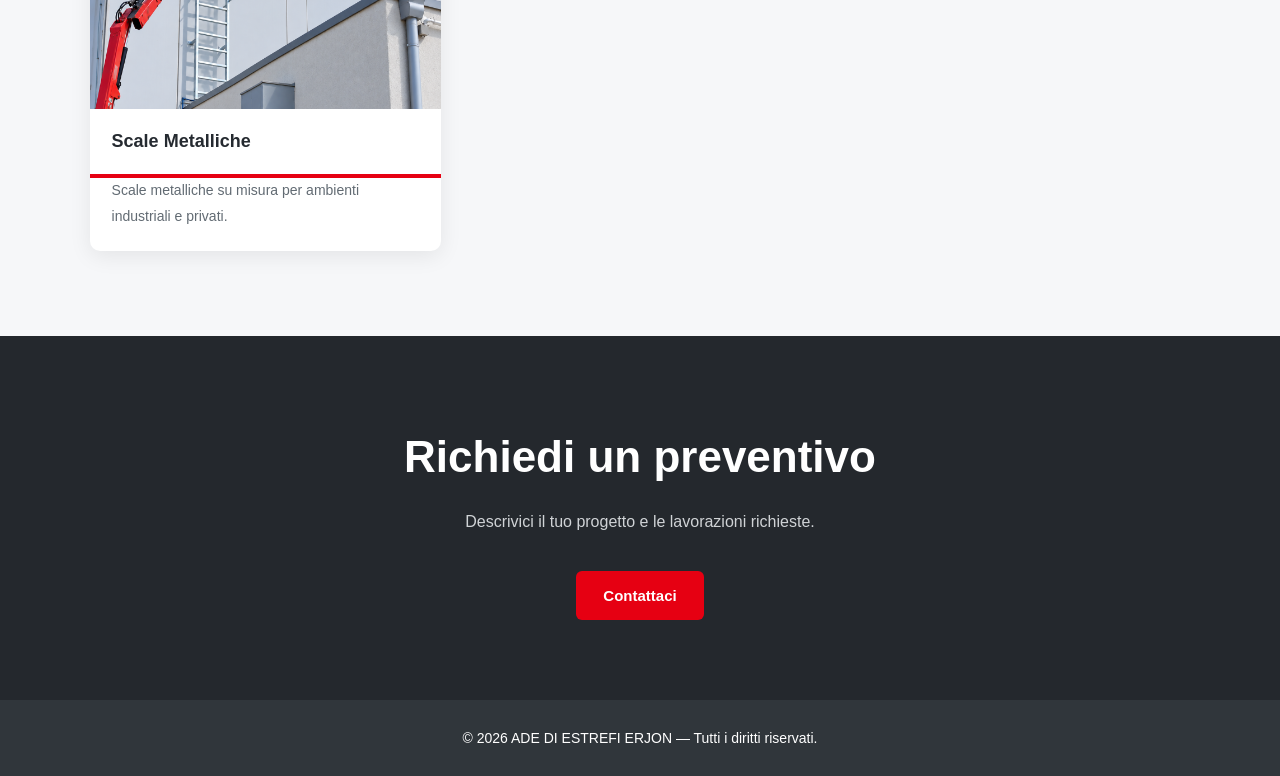
<file: servizi.html>
<!DOCTYPE html>
<html lang="it">
<head>
  <meta charset="UTF-8">
  <meta name="viewport" content="width=device-width, initial-scale=1">

  <title>Servizi di Carpenteria Metallica | ADE DI ESTREFI ERJON</title>

  <meta name="description" content="Servizi di carpenteria metallica a Bari: strutture in acciaio, capannoni industriali, recinzioni, cancelli, ringhiere, pergole, facciate e scale metalliche.">

  <meta name="robots" content="index,follow">

  <link rel="canonical" href="https://www.adediestrefierjon.it/servizi.html">
  <link rel="icon" type="image/png" href="/favicon.png">
  <link rel="apple-touch-icon" href="/logo.png">

  <meta property="og:site_name" content="ADE DI ESTREFI ERJON">
  <meta property="og:type" content="website">
  <meta property="og:locale" content="it_IT">
  <meta property="og:title" content="Servizi di Carpenteria Metallica | ADE DI ESTREFI ERJON">
  <meta property="og:description" content="Scopri i nostri servizi di carpenteria metallica e lavorazioni in acciaio su misura a Bari.">
  <meta property="og:url" content="https://www.adediestrefierjon.it/servizi.html">
  <meta property="og:image" content="https://www.adediestrefierjon.it/images/strutture/capannone-13.png">

  <link rel="stylesheet" href="style.css">
</head>

<body>

  <header class="site-header">
    <a href="/" class="brand">
      <img src="logo.png" alt="Logo ADE DI ESTREFI ERJON">
      <span class="brand-text">
        <span class="brand-name">ADE DI ESTREFI ERJON</span>
        <span class="brand-subtitle">CARPENTERIA METALLICA</span>
      </span>
    </a>

    <nav class="main-nav" aria-label="Navigazione principale">
      <a href="/">Home</a>
      <a href="/chi-siamo.html">Chi siamo</a>
      <a href="/servizi.html" class="active" aria-current="page">Servizi</a>
      <a href="/realizzazioni.html">Realizzazioni</a>
      <a href="/contatti.html">Contatti</a>
    </nav>
  </header>

  <main>

    <section class="page-hero">
      <h1>I nostri servizi</h1>
      <p>
        Carpenteria metallica e lavorazioni in acciaio
        per progetti industriali, commerciali e privati.
      </p>
    </section>

    <section class="section soft">
      <div class="container">

        <span class="section-label">LE NOSTRE LAVORAZIONI</span>

        <h2>Soluzioni metalliche su misura</h2>

        <p>
          Scopri le nostre principali categorie di lavorazione.
          Seleziona un servizio per vedere le fotografie dei lavori.
        </p>

        <div class="service-grid">

          <!-- STRUTTURE METALLICHE -->

          <a class="service-card" href="/realizzazioni.html#strutture">
            <img src="images/strutture/capannone-13.png"
                 alt="Strutture metalliche e capannoni industriali - ADE DI ESTREFI ERJON"
                 loading="lazy" decoding="async">

            <h3>Strutture Metalliche</h3>

            <p>
              Carpenteria metallica e strutture in acciaio
              per capannoni industriali e progetti su misura.
            </p>
          </a>

          <!-- RECINZIONI -->

          <a class="service-card" href="/realizzazioni.html#recinzioni">
            <img src="images/recinzioni/recinzioni-01.png"
                 alt="Recinzioni metalliche - ADE DI ESTREFI ERJON"
                 loading="lazy" decoding="async">

            <h3>Recinzioni Metalliche</h3>

            <p>
              Recinzioni in metallo su misura per proprietà private,
              attività commerciali e aree industriali.
            </p>
          </a>

          <!-- CANCELLI E PORTE -->

          <a class="service-card" href="/realizzazioni.html#cancelli">
            <img src="images/cancelli/porte%20metalliche%20-01.png"
                 alt="Cancelli e porte metalliche - ADE DI ESTREFI ERJON"
                 loading="lazy" decoding="async">

            <h3>Cancelli e Porte Metalliche</h3>

            <p>
              Realizzazione di cancelli e porte metalliche
              per diverse esigenze di accesso e sicurezza.
            </p>
          </a>

          <!-- RINGHIERE E PARAPETTI -->

          <a class="service-card" href="/realizzazioni.html#ringhiere">
            <img src="images/ringhiere/ringhiere.png"
                 alt="Ringhiere e parapetti metallici - ADE DI ESTREFI ERJON"
                 loading="lazy" decoding="async">

            <h3>Ringhiere e Parapetti</h3>

            <p>
              Ringhiere e parapetti metallici per scale,
              balconi e spazi interni ed esterni.
            </p>
          </a>

          <!-- PERGOLE E COPERTURE -->

          <a class="service-card" href="/realizzazioni.html#pergole">
            <img src="images/pergole/pergola.png"
                 alt="Pergole e coperture metalliche - ADE DI ESTREFI ERJON"
                 loading="lazy" decoding="async">

            <h3>Pergole e Coperture</h3>

            <p>
              Pergole, tettoie e coperture metalliche
              progettate per diverse esigenze.
            </p>
          </a>

          <!-- FACCIATE E RIVESTIMENTI -->

          <a class="service-card" href="/realizzazioni.html#facciate">
            <img src="images/facciate/facciate-0.1.png"
                 alt="Facciate e rivestimenti metallici - ADE DI ESTREFI ERJON"
                 loading="lazy" decoding="async">

            <h3>Facciate e Rivestimenti</h3>

            <p>
              Rivestimenti e soluzioni metalliche
              per facciate di edifici.
            </p>
          </a>

          <!-- SCALE METALLICHE -->

          <a class="service-card" href="/realizzazioni.html#scale">
            <img src="images/scale/scale%20metalliche%200.1.png"
                 alt="Scale metalliche in acciaio - ADE DI ESTREFI ERJON"
                 loading="lazy" decoding="async">

            <h3>Scale Metalliche</h3>

            <p>
              Scale metalliche su misura
              per ambienti industriali e privati.
            </p>
          </a>

        </div>
      </div>
    </section>

    <section class="cta-section">
      <div class="container">

        <h2>Richiedi un preventivo</h2>

        <p>
          Descrivici il tuo progetto e le lavorazioni richieste.
        </p>

        <a href="/contatti.html" class="btn">Contattaci</a>

      </div>
    </section>

  </main>

  <footer class="site-footer">
    © 2026 ADE DI ESTREFI ERJON — Tutti i diritti riservati.
  </footer>

</body>
</html>
</file>
<file: cookie-consent.css>
/* ADE DI ESTREFI ERJON - Cookie Consent */

#ade-cookie-banner,
#ade-cookie-banner * {
  box-sizing: border-box;
}

#ade-cookie-banner[hidden],
#ade-cookie-preferences[hidden] {
  display: none !important;
}

#ade-cookie-banner {
  position: fixed;
  bottom: 24px;
  left: 24px;
  width: calc(100% - 48px);
  max-width: 520px;
  z-index: 99999;
  background: #ffffff;
  color: #263746;
  padding: 25px;
  border-radius: 12px;
  border-top: 4px solid #d71920;
  box-shadow: 0 8px 40px rgba(0, 0, 0, 0.20);
  font-family: Arial, sans-serif;
  text-align: left;
}

#ade-cookie-banner h2 {
  font-size: 22px;
  font-weight: 700;
  color: #263746;
  margin: 0 0 12px;
}

#ade-cookie-banner p {
  font-size: 14px;
  line-height: 1.6;
  color: #444444;
  margin: 0 0 15px;
}

#ade-cookie-banner a {
  color: #263746;
  text-decoration: underline;
  font-size: 13px;
}

.ade-cookie-links {
  display: flex;
  flex-wrap: wrap;
  gap: 15px;
  margin-bottom: 20px;
}

.ade-cookie-buttons {
  display: flex;
  flex-wrap: wrap;
  gap: 8px;
}

#ade-cookie-banner button {
  flex: 1;
  min-width: 120px;
  padding: 12px 10px;
  border-radius: 5px;
  font-family: inherit;
  font-size: 13px;
  font-weight: 600;
  cursor: pointer;
  transition: background 0.2s ease;
}

#ade-cookie-accept,
#ade-cookie-reject,
#ade-cookie-save {
  background: #d71920;
  color: #ffffff;
  border: 1px solid #d71920;
}

#ade-cookie-accept:hover,
#ade-cookie-reject:hover,
#ade-cookie-save:hover {
  background: #b9141a;
}

#ade-cookie-customize {
  background: #ffffff;
  color: #263746;
  border: 1px solid #263746;
}

#ade-cookie-customize:hover {
  background: #f0f2f4;
}

#ade-cookie-preferences {
  margin-top: 18px;
  padding-top: 15px;
  border-top: 1px solid #dddddd;
}

.ade-cookie-option {
  display: flex;
  align-items: center;
  justify-content: space-between;
  gap: 15px;
  padding: 12px 0;
  font-size: 14px;
}

.ade-cookie-option input {
  width: 20px;
  height: 20px;
  accent-color: #d71920;
  cursor: pointer;
}

.ade-cookie-settings-link {
  background: transparent;
  border: none;
  color: inherit;
  text-decoration: underline;
  font-family: inherit;
  font-size: 13px;
  cursor: pointer;
  padding: 5px;
}

#ade-cookie-banner button:focus-visible,
#ade-cookie-banner a:focus-visible,
#ade-cookie-banner input:focus-visible,
.ade-cookie-settings-link:focus-visible {
  outline: 3px solid #263746;
  outline-offset: 3px;
}

@media (max-width: 600px) {
  #ade-cookie-banner {
    left: 12px;
    bottom: 12px;
    width: calc(100% - 24px);
    max-height: calc(100vh - 24px);
    overflow-y: auto;
    padding: 20px;
  }

  #ade-cookie-banner h2 {
    font-size: 20px;
  }

  .ade-cookie-buttons {
    flex-direction: column;
  }

  #ade-cookie-banner button {
    width: 100%;
  }
}
</file>
<file: style.css>
*{box-sizing:border-box}
html{scroll-behavior:smooth}
body{
  margin:0;
  font-family:Arial,Helvetica,sans-serif;
  color:#252a30;
  background:#fff;
}
a{text-decoration:none;color:inherit}
button,input,select,textarea{font-family:inherit}
img{max-width:100%}

.container{max-width:1300px;margin:auto}
.section{padding:85px 7%}
.soft{background:#f6f7f9}
.section-label,.eyebrow{
  color:#e60012;
  font-size:12px;
  font-weight:800;
  letter-spacing:2px;
}
h1,h2,h3{line-height:1.2}
h2{font-size:clamp(30px,4vw,44px);margin:15px 0 25px}
h3{font-size:21px}
p{line-height:1.8;color:#626b73}

.btn{
  display:inline-flex;
  align-items:center;
  justify-content:center;
  background:#e60012;
  color:#fff;
  padding:16px 27px;
  border-radius:6px;
  font-size:15px;
  font-weight:700;
  margin-top:18px;
  transition:background .2s;
}
.btn:hover{background:#b90010}
.center-action{text-align:center;margin-top:35px}

.site-header{
  background:#fff;
  padding:16px 6%;
  display:flex;
  align-items:center;
  justify-content:space-between;
  gap:24px;
  flex-wrap:wrap;
  border-bottom:1px solid #e8eaed;
  position:relative;
  z-index:10;
}
.brand{
  display:flex;
  align-items:center;
  gap:15px;
  color:#252a30;
}
.brand img{
  width:85px;
  height:75px;
  object-fit:contain;
}
.brand-text{display:flex;flex-direction:column;gap:5px}
.brand-name{font-size:20px;font-weight:800;letter-spacing:.4px}
.brand-subtitle{
  color:#68717a;
  font-size:11px;
  font-weight:600;
  letter-spacing:2.5px;
}
.main-nav{display:flex;align-items:center;flex-wrap:wrap;gap:24px}
.main-nav a{font-size:14px;font-weight:600}
.main-nav a:hover,.main-nav a.active{color:#e60012}

.hero{
  min-height:650px;
  padding:120px 7%;
  background:
    linear-gradient(90deg,rgba(15,25,35,.83),rgba(15,25,35,.15)),
    url("images/strutture/capannone-13.png") center/cover no-repeat;
  color:#fff;
  display:flex;
  align-items:center;
}
.hero-content{max-width:850px}
.hero h1{
  font-size:clamp(34px,5vw,60px);
  margin:20px 0 25px;
}
.hero p{
  color:#fff;
  font-size:19px;
  max-width:680px;
}
.hero .eyebrow{color:#ff737d}

.about-layout{
  display:grid;
  grid-template-columns:1fr 1fr;
  align-items:center;
  gap:65px;
}
.about-photo{
  width:100%;
  height:480px;
  object-fit:cover;
  border-radius:10px;
  box-shadow:0 15px 35px rgba(0,0,0,.12);
}
.about-layout p{margin-bottom:18px}

.service-grid{
  display:grid;
  grid-template-columns:repeat(3,minmax(0,1fr));
  gap:24px;
  margin-top:35px;
}
.service-card{
  background:#fff;
  border-radius:10px;
  overflow:hidden;
  box-shadow:0 5px 22px rgba(0,0,0,.08);
  transition:transform .25s,box-shadow .25s;
  display:block;
}
.service-card:hover{
  transform:translateY(-5px);
  box-shadow:0 12px 30px rgba(0,0,0,.14);
}
.service-card img{
  display:block;
  width:100%;
  height:240px;
  object-fit:cover;
}
.service-card h3{
  font-size:18px;
  padding:22px;
  margin:0;
  border-bottom:4px solid #e60012;
}
.service-card p{
  padding:0 22px 22px;
  margin:0;
  font-size:14px;
}

.featured-grid{
  display:grid;
  grid-template-columns:repeat(3,1fr);
  gap:22px;
  margin-top:30px;
}
.featured-grid img{
  width:100%;
  height:280px;
  object-fit:cover;
  border-radius:10px;
}

.page-hero{
  background:#30363b;
  color:#fff;
  padding:90px 7%;
  text-align:center;
}
.page-hero h1{
  font-size:clamp(34px,5vw,52px);
  margin:0 0 18px;
}
.page-hero p{
  color:#e1e4e7;
  max-width:750px;
  margin:auto;
}

.cta-section{
  background:#24282d;
  color:#fff;
  padding:80px 7%;
  text-align:center;
}
.cta-section p{color:#d0d3d6}

.gallery-group{margin-bottom:60px}
.gallery-group h2{
  border-left:5px solid #e60012;
  padding-left:15px;
}
.gallery-grid{
  display:grid;
  grid-template-columns:repeat(3,minmax(0,1fr));
  gap:20px;
}
.gallery-grid img{
  width:100%;
  height:270px;
  object-fit:cover;
  border-radius:10px;
  cursor:zoom-in;
  box-shadow:0 5px 18px rgba(0,0,0,.1);
}
.gallery-grid img:hover{opacity:.88}

#lightbox{
  position:fixed;
  inset:0;
  z-index:20000;
  background:rgba(0,0,0,.96);
  display:flex;
  justify-content:center;
  align-items:center;
  padding:65px;
}
#lightbox img{
  max-width:100%;
  max-height:85vh;
  object-fit:contain;
  cursor:zoom-in;
}
#lightbox img.zoomed{
  max-width:none;
  max-height:none;
  cursor:zoom-out;
}
.lightbox-control{
  position:fixed;
  z-index:20001;
  border:0;
  background:rgba(45,45,45,.8);
  color:#fff;
  border-radius:8px;
  cursor:pointer;
}
.lightbox-close{top:18px;right:22px;width:48px;height:48px;font-size:32px}
.lightbox-prev,.lightbox-next{
  top:50%;
  transform:translateY(-50%);
  width:46px;
  height:64px;
  font-size:40px;
}
.lightbox-prev{left:10px}
.lightbox-next{right:10px}
.lightbox-counter{
  position:fixed;
  bottom:18px;
  left:50%;
  transform:translateX(-50%);
  color:#fff;
  background:#222;
  padding:8px 15px;
  border-radius:20px;
}

.contact-section{
  background:#24282d;
  color:#fff;
  padding:90px 6%;
}
.contact-layout{
  max-width:1300px;
  margin:auto;
  display:grid;
  grid-template-columns:.9fr 1.1fr;
  gap:75px;
  align-items:start;
}
.contact-info p{color:#d0d3d6}
.contact-info a{color:#fff;overflow-wrap:anywhere}
.contact-info a:hover{color:#ff626c}
.contact-form-card{
  background:#fff;
  color:#252525;
  padding:42px;
  border-radius:14px;
  box-shadow:0 20px 55px rgba(0,0,0,.14);
}
.contact-form-card h2{font-size:27px;margin:0 0 10px}
.contact-form-card form{display:flex;flex-direction:column;gap:20px}
.form-row{display:grid;grid-template-columns:1fr 1fr;gap:18px}
.form-field{display:flex;flex-direction:column;gap:9px}
.form-field label{font-size:14px;font-weight:700}
.form-field input,.form-field select,.form-field textarea{
  width:100%;
  padding:14px 16px;
  border:1px solid #e0e2e5;
  border-radius:7px;
  font-size:14px;
  background:#fff;
  color:#242424;
}
.form-field input:focus,.form-field select:focus,
.form-field textarea:focus{
  outline:2px solid #e60012;
}
.contact-submit{
  background:#e60012;
  color:#fff;
  border:0;
  border-radius:7px;
  padding:17px 20px;
  font-size:15px;
  font-weight:700;
  cursor:pointer;
}
.contact-submit:hover{background:#bb0010}
.contact-attachment-note{font-size:12px}
.contact-attachment-note a{color:#c90012}

.site-footer{
  background:#30363b;
  color:#fff;
  padding:30px 7%;
  text-align:center;
  font-size:14px;
}
.site-footer a{color:#fff}

@media(max-width:900px){
  .about-layout,.contact-layout{grid-template-columns:1fr}
  .service-grid,.gallery-grid{grid-template-columns:repeat(2,1fr)}
  .featured-grid{grid-template-columns:repeat(2,1fr)}
}
@media(max-width:600px){
  .site-header{padding:15px 5%}
  .brand img{width:60px;height:60px}
  .brand-name{font-size:15px}
  .brand-subtitle{font-size:9px;letter-spacing:1.5px}
  .main-nav{gap:14px}
  .main-nav a{font-size:12px}
  .hero{min-height:550px;padding:90px 6%}
  .hero p{font-size:16px}
  .section{padding:65px 6%}
  .about-photo{height:300px}
  .service-grid,.gallery-grid,.featured-grid,.form-row{
    grid-template-columns:1fr;
  }
  .contact-section{padding:65px 5%}
  .contact-form-card{padding:25px 20px}
  #lightbox{padding:60px 48px}
  .lightbox-prev,.lightbox-next{width:36px;height:52px}
}
</file>
